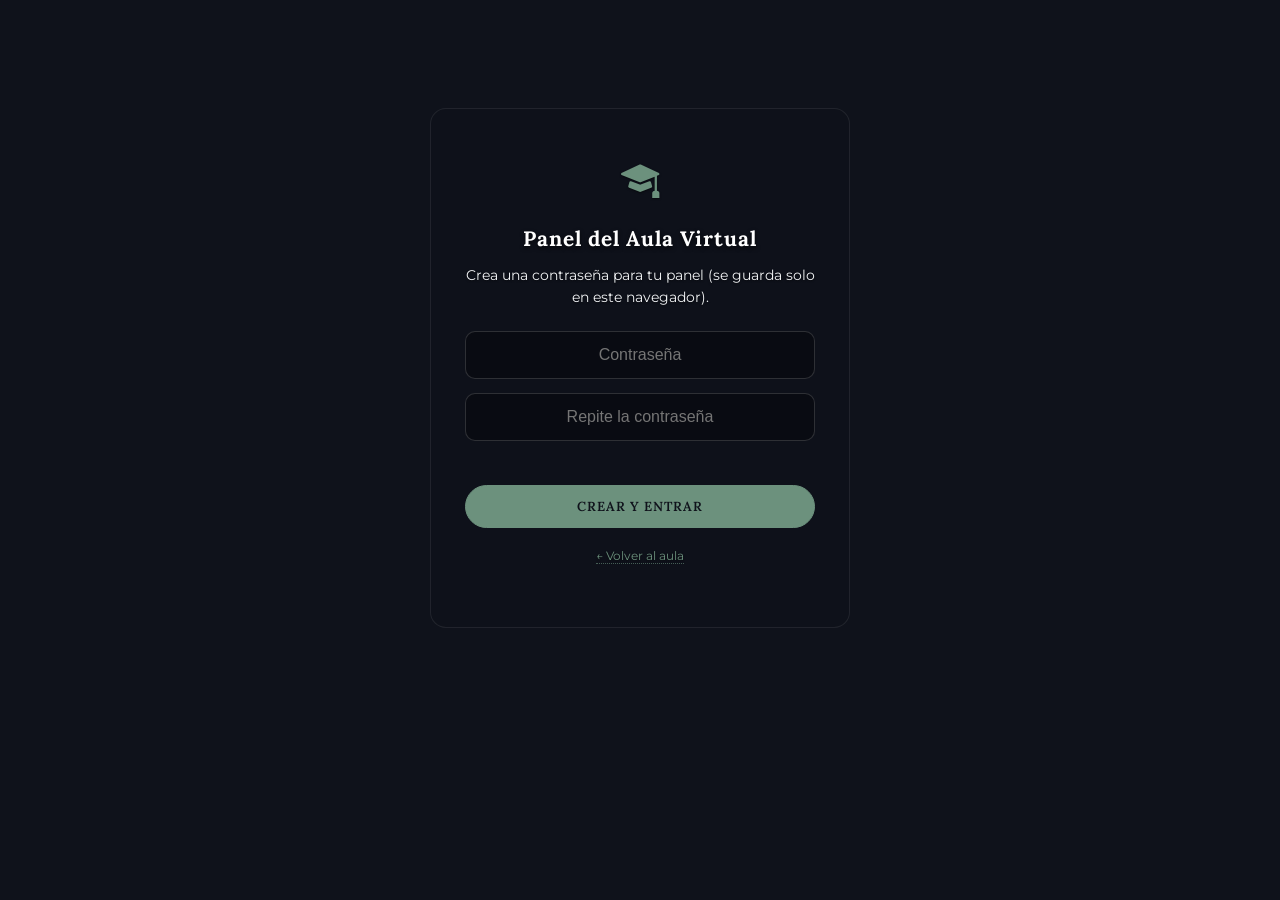
<file: admin.html>
<!DOCTYPE html>
<html lang="es">
<head>
    <meta charset="UTF-8">
    <meta name="viewport" content="width=device-width, initial-scale=1.0">
    <meta name="robots" content="noindex, nofollow">
    <title>Panel del Aula — AUREON</title>

    <link rel="preconnect" href="https://fonts.googleapis.com">
    <link rel="preconnect" href="https://fonts.gstatic.com" crossorigin>
    <link href="https://fonts.googleapis.com/css2?family=Lora:wght@500;700&family=Montserrat:wght@300;400;500;600;700&display=swap" rel="stylesheet">
    <link rel="stylesheet" href="https://cdn.jsdelivr.net/npm/bootstrap-icons@1.11.1/font/bootstrap-icons.css">
    <link rel="stylesheet" href="css/styles.css">
    <link rel="stylesheet" href="css/aula.css">
</head>
<body class="admin-body" data-profile="hui">

    <!-- ===== PANTALLA DE ACCESO ===== -->
    <div id="admin-gate" class="admin-gate">
        <div class="gate-logo"><i class="bi bi-mortarboard-fill"></i></div>
        <h1>Panel del Aula Virtual</h1>
        <p id="gate-text">Ingresa tu contraseña de administrador.</p>
        <input type="password" id="gate-pass" placeholder="Contraseña" autocomplete="current-password">
        <input type="password" id="gate-pass2" placeholder="Repite la contraseña" autocomplete="new-password" style="display:none;">
        <div class="gate-msg" id="gate-msg"></div>
        <button class="btn filled" id="gate-btn" style="width:100%;">Entrar</button>
        <p style="margin-top:18px;font-size:0.75rem;">
            <a href="aula.html" class="muted-link">← Volver al aula</a>
        </p>
    </div>

    <!-- ===== APLICACIÓN ===== -->
    <div id="admin-app" class="admin-wrap" style="display:none;">

        <!-- Barra superior -->
        <div class="admin-topbar">
            <div class="admin-brand"><i class="bi bi-mortarboard-fill"></i> Panel del Aula</div>
            <div class="admin-actions">
                <button class="btn ghost small" id="btn-preview"><i class="bi bi-eye"></i> Vista previa</button>
                <button class="btn ghost small" id="btn-export"><i class="bi bi-download"></i> Exportar</button>
                <button class="btn ghost small" id="btn-import"><i class="bi bi-upload"></i> Importar</button>
                <button class="btn filled small" id="btn-publish"><i class="bi bi-cloud-arrow-up-fill"></i> Publicar</button>
                <button class="btn ghost small" id="btn-logout" title="Salir"><i class="bi bi-box-arrow-right"></i></button>
            </div>
        </div>

        <!-- Pestañas -->
        <div class="admin-tabs">
            <button class="admin-tab active" data-tab="content"><i class="bi bi-collection-play"></i> Contenido</button>
            <button class="admin-tab" data-tab="promotions"><i class="bi bi-megaphone"></i> Banners</button>
            <button class="admin-tab" data-tab="settings"><i class="bi bi-sliders"></i> Ajustes</button>
            <button class="admin-tab" data-tab="connect"><i class="bi bi-github"></i> Conexión</button>
            <button class="admin-tab" data-tab="help"><i class="bi bi-question-circle"></i> Ayuda</button>
        </div>

        <!-- ===== PANE: CONTENIDO ===== -->
        <div class="admin-pane active" id="pane-content">
            <div class="inline-note">
                Organiza el aula en <b>módulos</b>; dentro de cada módulo agregas <b>lecciones</b>
                (YouTube, Drive, PDF o enlace). Marca un módulo como <b>Alumnos</b> para que quede
                protegido con el código. Recuerda pulsar <b>Publicar</b> cuando termines.
            </div>

            <div id="modules-host"></div>

            <div class="admin-actions-row">
                <button class="btn filled" id="btn-add-module"><i class="bi bi-plus-lg"></i> Agregar módulo</button>
            </div>
        </div>

        <!-- ===== PANE: BANNERS (PROMOCIONES + MEMBRESÍA) ===== -->
        <div class="admin-pane" id="pane-promotions">
            <div class="inline-note">
                Administra los <b>banners</b> que aparecen al abrir la página principal.
                El banner de <b>promociones</b> se abre automáticamente al entrar; el de
                <b>membresía</b> se abre con el botón MEMBRESÍA. Ambos se muestran como carrusel.
                En el campo <b>Texto</b> escribe con normalidad: selecciona palabras y usa los
                botones <i class="bi bi-type-bold"></i> <i class="bi bi-type-italic"></i>
                <i class="bi bi-list-ul"></i> para dar formato, sin código.
            </div>

            <h2 style="margin:18px 0 10px;"><i class="bi bi-megaphone"></i> Banner de promociones (arranque)</h2>
            <div id="promotions-host"></div>
            <div class="admin-actions-row">
                <button class="btn filled" id="btn-add-promotion"><i class="bi bi-plus-lg"></i> Agregar diapositiva de promoción</button>
            </div>

            <h2 style="margin:28px 0 10px;"><i class="bi bi-star"></i> Banner de membresía</h2>
            <div id="memberships-host"></div>
            <div class="admin-actions-row">
                <button class="btn filled" id="btn-add-membership"><i class="bi bi-plus-lg"></i> Agregar diapositiva de membresía</button>
            </div>
        </div>

        <!-- ===== PANE: AJUSTES ===== -->
        <div class="admin-pane" id="pane-settings">
            <div class="admin-card">
                <h2><i class="bi bi-card-text"></i> Texto de bienvenida</h2>
                <p class="card-hint">Aparece al inicio del aula, sobre los módulos.</p>
                <div class="field">
                    <label>Bienvenida <span class="field-lang-tag">ES</span></label>
                    <textarea id="set-intro-es"></textarea>
                </div>
                <div class="field">
                    <label>Welcome <span class="field-lang-tag">EN</span></label>
                    <textarea id="set-intro-en"></textarea>
                </div>
            </div>

            <div class="admin-card">
                <h2><i class="bi bi-lock-fill"></i> Contenido para alumnos (premium)</h2>
                <p class="card-hint">
                    El <b>código de alumnos</b> es la clave que compartes con tus alumnos de paga.
                    Con él se <b>cifran</b> los enlaces del contenido protegido: sin el código, nadie
                    puede abrirlos, ni siquiera viendo el archivo del sitio.
                </p>

                <div class="field">
                    <label style="display:flex;align-items:center;gap:8px;cursor:pointer;">
                        <input type="checkbox" id="set-prem-enabled" style="width:auto;">
                        Activar contenido para alumnos
                    </label>
                </div>

                <div class="field">
                    <label>Código de alumnos (clave de acceso)</label>
                    <input type="text" id="set-student-code" placeholder="Ej.: ALUMNO2026" spellcheck="false">
                </div>
                <div class="inline-note warn" id="code-change-warn" style="display:none;">
                    Cambiaste el código. Al publicar, el contenido de alumnos se volverá a cifrar con
                    el código nuevo y los alumnos deberán usar el nuevo código.
                </div>

                <div class="field-row">
                    <div class="field">
                        <label>Pista para el alumno <span class="field-lang-tag">ES</span></label>
                        <input type="text" id="set-hint-es" placeholder="Ej.: Si no tienes tu código, escríbenos por WhatsApp.">
                    </div>
                    <div class="field">
                        <label>Hint <span class="field-lang-tag">EN</span></label>
                        <input type="text" id="set-hint-en">
                    </div>
                </div>

                <div class="admin-actions-row">
                    <button class="btn ghost small" id="btn-load-premium">
                        <i class="bi bi-unlock"></i> Cargar contenido de alumnos para editar
                    </button>
                </div>
            </div>
        </div>

        <!-- ===== PANE: CONEXIÓN ===== -->
        <div class="admin-pane" id="pane-connect">
            <div class="admin-card">
                <h2><i class="bi bi-magic"></i> Configuración rápida</h2>
                <p class="card-hint">
                    ¿Te compartieron un <b>código de configuración</b>? Pégalo aquí y pulsa
                    <b>Activar</b>. Con eso el botón <b>Publicar</b> queda listo — no necesitas
                    llenar nada más.
                </p>
                <div class="field">
                    <label>Código de configuración</label>
                    <textarea id="cfg-code" placeholder="Pega aquí el código que te compartieron (empieza con ZNQG1.)" spellcheck="false" style="min-height:70px;"></textarea>
                </div>
                <div class="admin-actions-row">
                    <button class="btn filled small" id="btn-apply-cfg"><i class="bi bi-check2-circle"></i> Activar configuración</button>
                    <button class="btn ghost small" id="btn-gen-cfg" title="Genera un código con los datos de abajo para compartirlo"><i class="bi bi-clipboard-plus"></i> Generar código para compartir</button>
                </div>
                <div class="code-msg" id="cfg-msg" style="margin-top:12px;"></div>
            </div>

            <div class="admin-card">
                <h2><i class="bi bi-github"></i> Publicación en GitHub Pages (avanzado)</h2>
                <p class="card-hint">
                    Estos datos permiten que el botón <b>Publicar</b> guarde los cambios directamente
                    en tu sitio. Se guardan solo en <b>este navegador</b> (no se suben al sitio).
                    Consulta la pestaña <b>Ayuda</b> para crear el token paso a paso.
                </p>
                <div class="field-row">
                    <div class="field">
                        <label>Usuario u organización de GitHub</label>
                        <input type="text" id="gh-owner" placeholder="Ej.: mi-usuario" spellcheck="false">
                    </div>
                    <div class="field">
                        <label>Repositorio</label>
                        <input type="text" id="gh-repo" placeholder="Ej.: indira-web" spellcheck="false">
                    </div>
                </div>
                <div class="field-row">
                    <div class="field">
                        <label>Rama</label>
                        <input type="text" id="gh-branch" placeholder="main" spellcheck="false">
                    </div>
                    <div class="field">
                        <label>Ruta del archivo</label>
                        <input type="text" id="gh-path" placeholder="data/lecciones.json" spellcheck="false">
                    </div>
                </div>
                <div class="field">
                    <label>Token de acceso (fine-grained, solo este repositorio)</label>
                    <input type="password" id="gh-token" placeholder="github_pat_..." autocomplete="off" spellcheck="false">
                </div>
                <div class="admin-actions-row">
                    <button class="btn filled small" id="btn-save-conn"><i class="bi bi-save"></i> Guardar</button>
                    <button class="btn ghost small" id="btn-test-conn"><i class="bi bi-plug"></i> Probar conexión</button>
                </div>
                <div class="code-msg" id="conn-msg" style="margin-top:12px;"></div>
            </div>

            <div class="admin-card">
                <h2><i class="bi bi-shield-lock"></i> Contraseña del panel</h2>
                <p class="card-hint">Cambia la contraseña para entrar a este panel (solo en este navegador).</p>
                <div class="field-row">
                    <div class="field">
                        <label>Contraseña actual</label>
                        <input type="password" id="pw-current" autocomplete="off">
                    </div>
                    <div class="field">
                        <label>Nueva contraseña</label>
                        <input type="password" id="pw-new" autocomplete="off">
                    </div>
                </div>
                <div class="admin-actions-row">
                    <button class="btn ghost small" id="btn-change-pw"><i class="bi bi-key"></i> Cambiar contraseña</button>
                </div>
                <div class="code-msg" id="pw-msg" style="margin-top:10px;"></div>
            </div>
        </div>

        <!-- ===== PANE: AYUDA ===== -->
        <div class="admin-pane" id="pane-help">
            <div class="admin-card" id="help-host"></div>
        </div>

    </div>

    <!-- Toast -->
    <div class="admin-toast" id="toast"></div>
    <!-- Input oculto para importar -->
    <input type="file" id="import-file" accept="application/json,.json" style="display:none;">

    <script src="js/aula-data.js"></script>
    <script src="js/admin.js"></script>
</body>
</html>
</file>
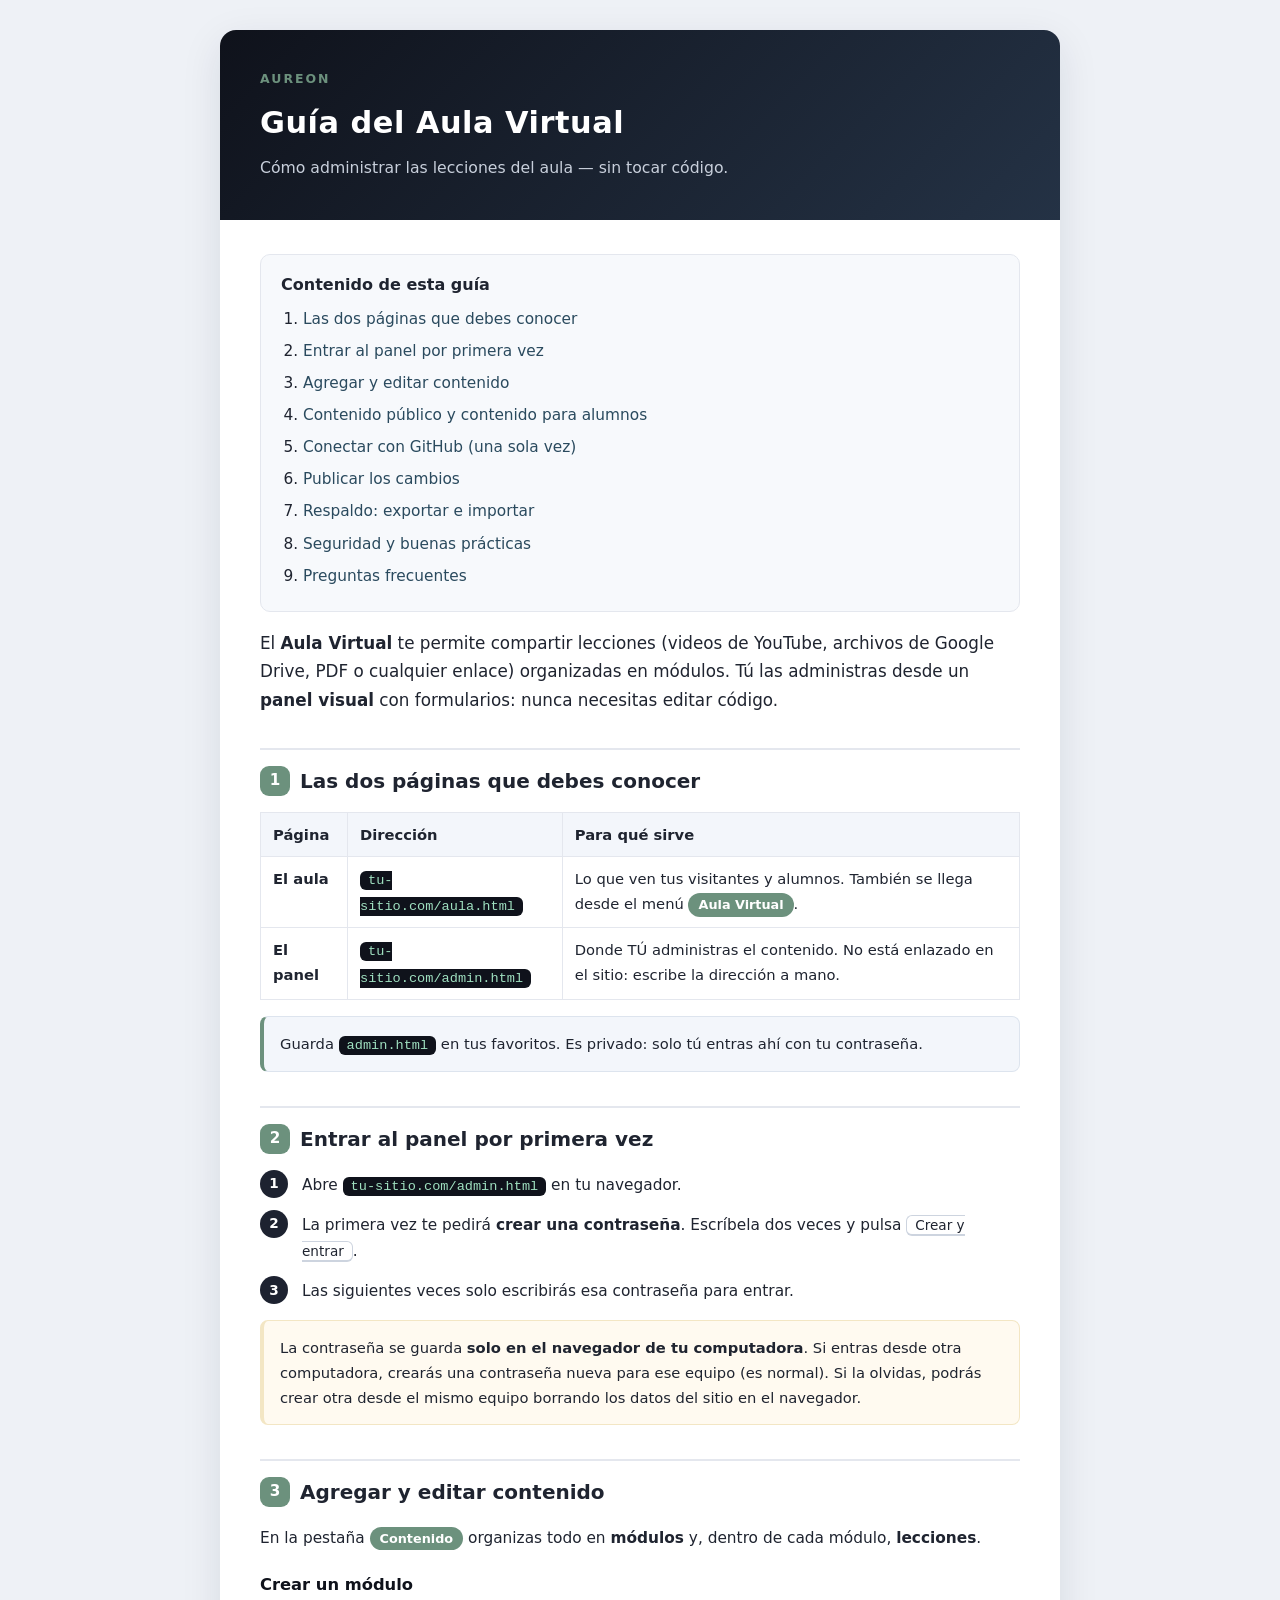
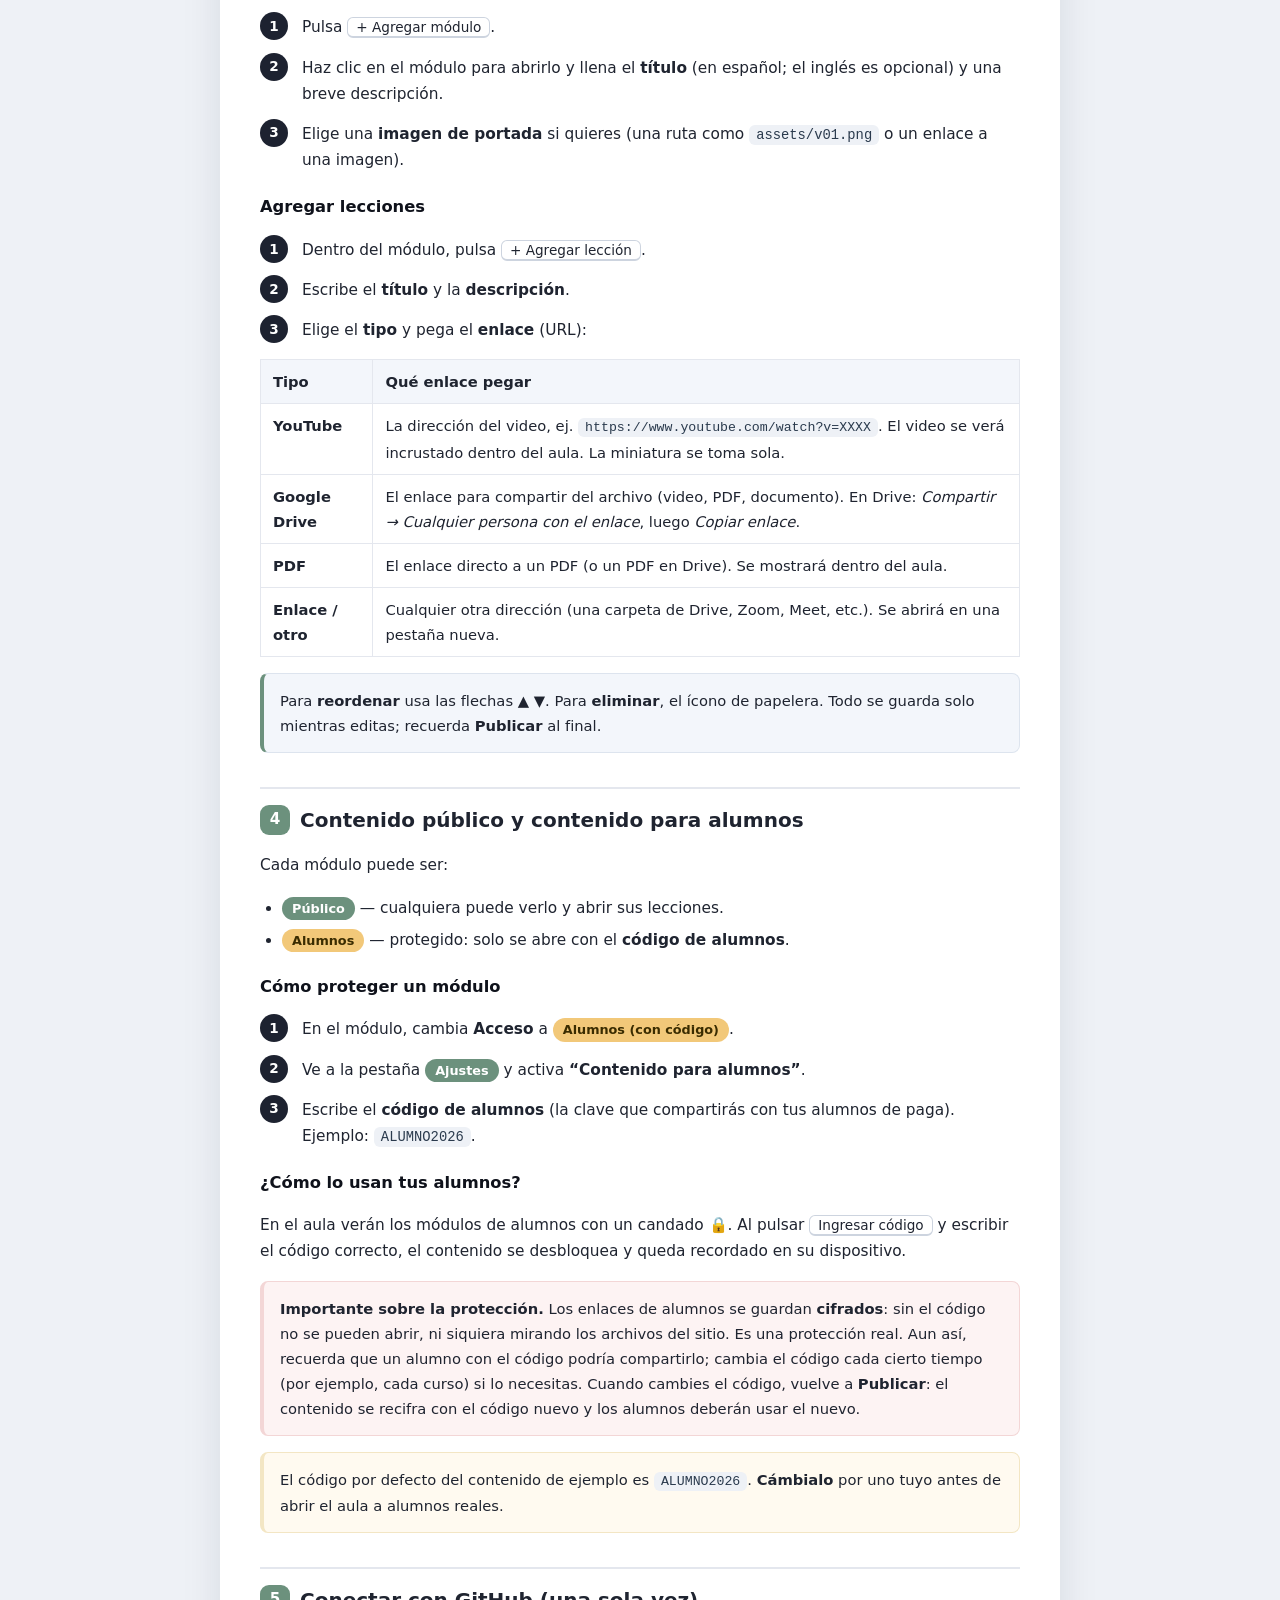
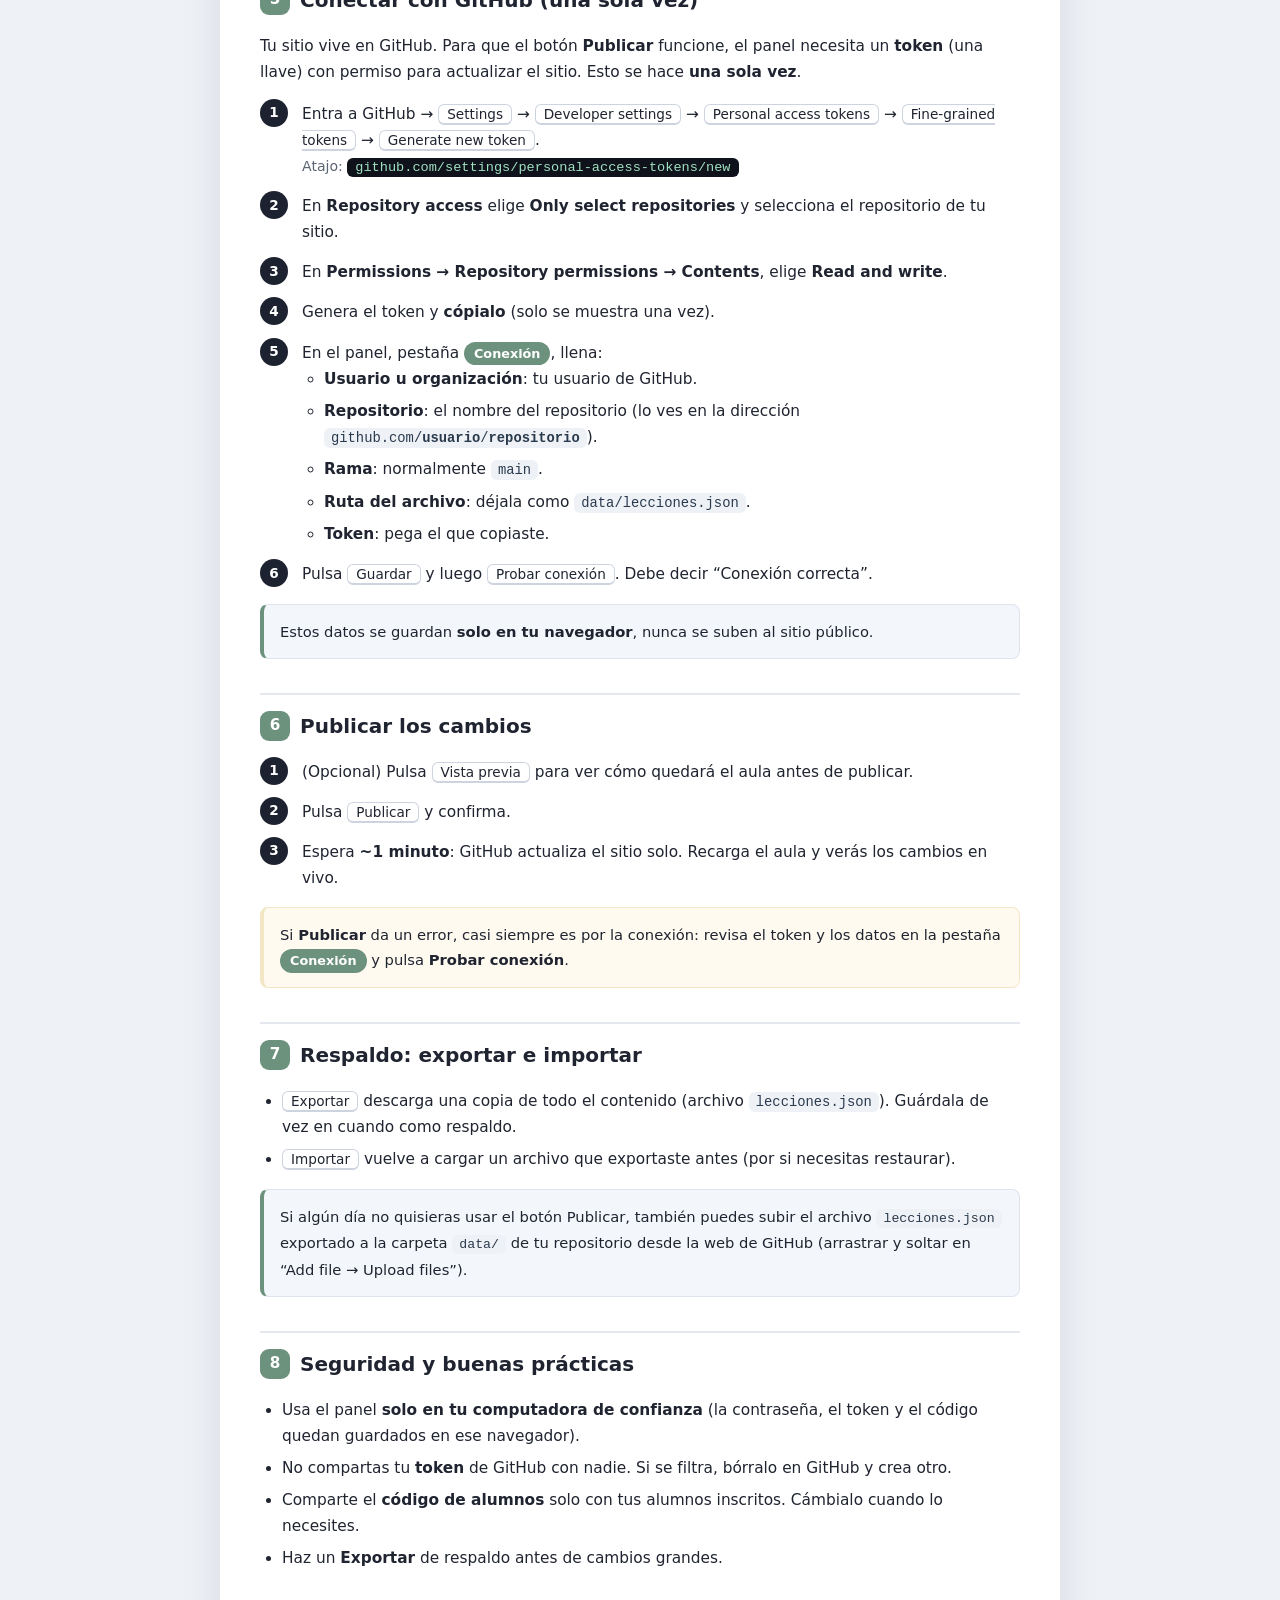
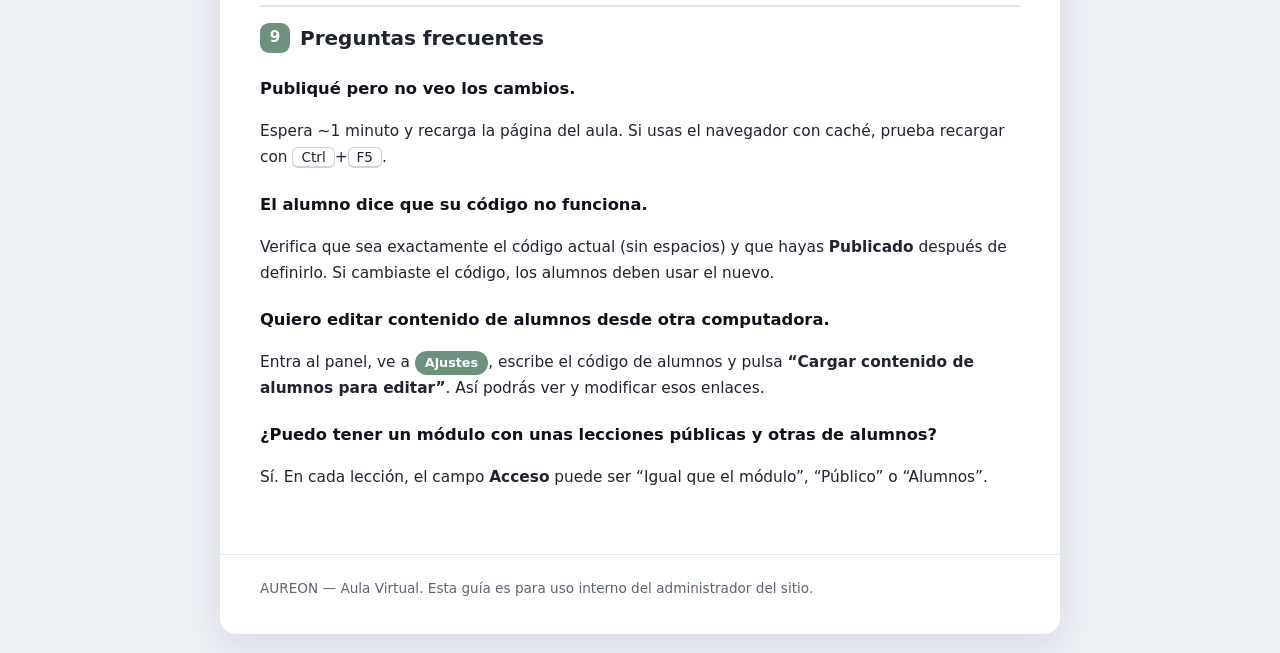
<file: GUIA-AULA-VIRTUAL.html>
<!DOCTYPE html>
<html lang="es">
<head>
<meta charset="UTF-8">
<meta name="viewport" content="width=device-width, initial-scale=1.0">
<title>Guía del Aula Virtual — AUREON</title>
<style>
  :root{
    --bg:#0F121B; --card:#171b27; --ink:#1d2230; --accent:#6c917d; --gold:#f2c879;
    --text:#1f2430; --muted:#5b6472; --line:#e4e7ee;
  }
  *{box-sizing:border-box;}
  body{
    margin:0; background:#eef1f6; color:var(--text);
    font-family:'Segoe UI',system-ui,-apple-system,Roboto,Arial,sans-serif;
    line-height:1.7; padding:30px 16px;
  }
  .wrap{max-width:840px; margin:0 auto; background:#fff; border-radius:16px;
    box-shadow:0 12px 40px rgba(20,30,60,.10); overflow:hidden;}
  header{background:linear-gradient(135deg,#0F121B,#243245); color:#fff; padding:38px 40px;}
  header .kick{color:var(--accent); letter-spacing:2px; text-transform:uppercase; font-size:.78rem; font-weight:700;}
  header h1{margin:8px 0 6px; font-size:1.9rem; letter-spacing:.5px;}
  header p{margin:0; color:#c8cfdb; font-size:.98rem;}
  .body{padding:34px 40px 48px;}
  h2{font-size:1.25rem; margin:34px 0 10px; padding-top:14px; border-top:2px solid var(--line);
    display:flex; align-items:center; gap:10px;}
  h2 .n{background:var(--accent); color:#fff; width:30px; height:30px; border-radius:9px;
    display:inline-flex; align-items:center; justify-content:center; font-size:.95rem; flex-shrink:0;}
  h3{font-size:1.02rem; margin:20px 0 6px; color:#0F121B;}
  p,li{font-size:.96rem;}
  code{background:#eef1f6; padding:2px 7px; border-radius:6px; font-family:Consolas,monospace; font-size:.9em; color:#2a3a4d;}
  .pill{display:inline-block; background:var(--accent); color:#fff; padding:1px 10px; border-radius:20px; font-size:.8rem; font-weight:600;}
  .pill.gold{background:var(--gold); color:#3a2c00;}
  ul,ol{padding-left:22px;} li{margin-bottom:6px;}
  .note{background:#f3f6fb; border:1px solid #dde4ee; border-left:4px solid var(--accent);
    padding:14px 16px; border-radius:8px; margin:16px 0; font-size:.92rem;}
  .note.warn{border-left-color:var(--gold); background:#fffaf0; border-color:#f3e6c4;}
  .note.danger{border-left-color:#d9534f; background:#fdf3f3; border-color:#f3d6d6;}
  .steps{counter-reset:s; list-style:none; padding-left:0;}
  .steps>li{position:relative; padding-left:42px; margin-bottom:14px;}
  .steps>li::before{counter-increment:s; content:counter(s); position:absolute; left:0; top:-2px;
    width:28px; height:28px; background:var(--ink); color:#fff; border-radius:50%;
    display:flex; align-items:center; justify-content:center; font-size:.85rem; font-weight:700;}
  table{width:100%; border-collapse:collapse; margin:14px 0; font-size:.92rem;}
  th,td{border:1px solid var(--line); padding:9px 12px; text-align:left; vertical-align:top;}
  th{background:#f3f6fb;}
  .tag{font-family:Consolas,monospace; font-size:.85rem; background:#0F121B; color:#9fe0c0; padding:2px 8px; border-radius:6px;}
  .toc{background:#f7f9fc; border:1px solid var(--line); border-radius:10px; padding:16px 20px; margin-bottom:10px;}
  .toc a{color:#2a4a5e; text-decoration:none;} .toc a:hover{text-decoration:underline;}
  .big{font-size:1.05rem;}
  .kbd{background:#fff; border:1px solid #cdd4df; border-bottom-width:2px; border-radius:6px; padding:1px 8px; font-size:.85rem;}
  footer{padding:22px 40px 34px; color:var(--muted); font-size:.85rem; border-top:1px solid var(--line);}
</style>
</head>
<body>
<div class="wrap">
  <header>
    <div class="kick">AUREON</div>
    <h1>Guía del Aula Virtual</h1>
    <p>Cómo administrar las lecciones del aula — sin tocar código.</p>
  </header>

  <div class="body">

    <div class="toc">
      <strong>Contenido de esta guía</strong>
      <ol style="margin:8px 0 0;">
        <li><a href="#a1">Las dos páginas que debes conocer</a></li>
        <li><a href="#a2">Entrar al panel por primera vez</a></li>
        <li><a href="#a3">Agregar y editar contenido</a></li>
        <li><a href="#a4">Contenido público y contenido para alumnos</a></li>
        <li><a href="#a5">Conectar con GitHub (una sola vez)</a></li>
        <li><a href="#a6">Publicar los cambios</a></li>
        <li><a href="#a7">Respaldo: exportar e importar</a></li>
        <li><a href="#a8">Seguridad y buenas prácticas</a></li>
        <li><a href="#a9">Preguntas frecuentes</a></li>
      </ol>
    </div>

    <p class="big">El <strong>Aula Virtual</strong> te permite compartir lecciones (videos de YouTube,
    archivos de Google Drive, PDF o cualquier enlace) organizadas en módulos. Tú las administras desde
    un <strong>panel visual</strong> con formularios: nunca necesitas editar código.</p>

    <h2 id="a1"><span class="n">1</span> Las dos páginas que debes conocer</h2>
    <table>
      <tr><th>Página</th><th>Dirección</th><th>Para qué sirve</th></tr>
      <tr>
        <td><strong>El aula</strong></td>
        <td><span class="tag">tu-sitio.com/aula.html</span></td>
        <td>Lo que ven tus visitantes y alumnos. También se llega desde el menú <span class="pill">Aula Virtual</span>.</td>
      </tr>
      <tr>
        <td><strong>El panel</strong></td>
        <td><span class="tag">tu-sitio.com/admin.html</span></td>
        <td>Donde TÚ administras el contenido. No está enlazado en el sitio: escribe la dirección a mano.</td>
      </tr>
    </table>
    <div class="note">Guarda <span class="tag">admin.html</span> en tus favoritos. Es privado: solo tú entras ahí con tu contraseña.</div>

    <h2 id="a2"><span class="n">2</span> Entrar al panel por primera vez</h2>
    <ol class="steps">
      <li>Abre <span class="tag">tu-sitio.com/admin.html</span> en tu navegador.</li>
      <li>La primera vez te pedirá <strong>crear una contraseña</strong>. Escríbela dos veces y pulsa <span class="kbd">Crear y entrar</span>.</li>
      <li>Las siguientes veces solo escribirás esa contraseña para entrar.</li>
    </ol>
    <div class="note warn">La contraseña se guarda <strong>solo en el navegador de tu computadora</strong>. Si entras desde otra computadora, crearás una contraseña nueva para ese equipo (es normal). Si la olvidas, podrás crear otra desde el mismo equipo borrando los datos del sitio en el navegador.</div>

    <h2 id="a3"><span class="n">3</span> Agregar y editar contenido</h2>
    <p>En la pestaña <span class="pill">Contenido</span> organizas todo en <strong>módulos</strong> y, dentro de cada módulo, <strong>lecciones</strong>.</p>

    <h3>Crear un módulo</h3>
    <ol class="steps">
      <li>Pulsa <span class="kbd">+ Agregar módulo</span>.</li>
      <li>Haz clic en el módulo para abrirlo y llena el <strong>título</strong> (en español; el inglés es opcional) y una breve descripción.</li>
      <li>Elige una <strong>imagen de portada</strong> si quieres (una ruta como <code>assets/v01.png</code> o un enlace a una imagen).</li>
    </ol>

    <h3>Agregar lecciones</h3>
    <ol class="steps">
      <li>Dentro del módulo, pulsa <span class="kbd">+ Agregar lección</span>.</li>
      <li>Escribe el <strong>título</strong> y la <strong>descripción</strong>.</li>
      <li>Elige el <strong>tipo</strong> y pega el <strong>enlace</strong> (URL):</li>
    </ol>
    <table>
      <tr><th>Tipo</th><th>Qué enlace pegar</th></tr>
      <tr><td><strong>YouTube</strong></td><td>La dirección del video, ej. <code>https://www.youtube.com/watch?v=XXXX</code>. El video se verá incrustado dentro del aula. La miniatura se toma sola.</td></tr>
      <tr><td><strong>Google Drive</strong></td><td>El enlace para compartir del archivo (video, PDF, documento). En Drive: <em>Compartir → Cualquier persona con el enlace</em>, luego <em>Copiar enlace</em>.</td></tr>
      <tr><td><strong>PDF</strong></td><td>El enlace directo a un PDF (o un PDF en Drive). Se mostrará dentro del aula.</td></tr>
      <tr><td><strong>Enlace / otro</strong></td><td>Cualquier otra dirección (una carpeta de Drive, Zoom, Meet, etc.). Se abrirá en una pestaña nueva.</td></tr>
    </table>
    <div class="note">Para <strong>reordenar</strong> usa las flechas ▲ ▼. Para <strong>eliminar</strong>, el ícono de papelera. Todo se guarda solo mientras editas; recuerda <strong>Publicar</strong> al final.</div>

    <h2 id="a4"><span class="n">4</span> Contenido público y contenido para alumnos</h2>
    <p>Cada módulo puede ser:</p>
    <ul>
      <li><span class="pill">Público</span> — cualquiera puede verlo y abrir sus lecciones.</li>
      <li><span class="pill gold">Alumnos</span> — protegido: solo se abre con el <strong>código de alumnos</strong>.</li>
    </ul>

    <h3>Cómo proteger un módulo</h3>
    <ol class="steps">
      <li>En el módulo, cambia <strong>Acceso</strong> a <span class="pill gold">Alumnos (con código)</span>.</li>
      <li>Ve a la pestaña <span class="pill">Ajustes</span> y activa <strong>“Contenido para alumnos”</strong>.</li>
      <li>Escribe el <strong>código de alumnos</strong> (la clave que compartirás con tus alumnos de paga). Ejemplo: <code>ALUMNO2026</code>.</li>
    </ol>

    <h3>¿Cómo lo usan tus alumnos?</h3>
    <p>En el aula verán los módulos de alumnos con un candado 🔒. Al pulsar <span class="kbd">Ingresar código</span> y escribir el código correcto, el contenido se desbloquea y queda recordado en su dispositivo.</p>

    <div class="note danger"><strong>Importante sobre la protección.</strong> Los enlaces de alumnos se guardan <strong>cifrados</strong>: sin el código no se pueden abrir, ni siquiera mirando los archivos del sitio. Es una protección real. Aun así, recuerda que un alumno con el código podría compartirlo; cambia el código cada cierto tiempo (por ejemplo, cada curso) si lo necesitas. Cuando cambies el código, vuelve a <strong>Publicar</strong>: el contenido se recifra con el código nuevo y los alumnos deberán usar el nuevo.</div>

    <div class="note warn">El código por defecto del contenido de ejemplo es <code>ALUMNO2026</code>. <strong>Cámbialo</strong> por uno tuyo antes de abrir el aula a alumnos reales.</div>

    <h2 id="a5"><span class="n">5</span> Conectar con GitHub (una sola vez)</h2>
    <p>Tu sitio vive en GitHub. Para que el botón <strong>Publicar</strong> funcione, el panel necesita un <strong>token</strong> (una llave) con permiso para actualizar el sitio. Esto se hace <strong>una sola vez</strong>.</p>
    <ol class="steps">
      <li>Entra a GitHub → <span class="kbd">Settings</span> → <span class="kbd">Developer settings</span> → <span class="kbd">Personal access tokens</span> → <span class="kbd">Fine-grained tokens</span> → <span class="kbd">Generate new token</span>.<br><span style="color:#5b6472;font-size:.88rem;">Atajo: <span class="tag">github.com/settings/personal-access-tokens/new</span></span></li>
      <li>En <strong>Repository access</strong> elige <strong>Only select repositories</strong> y selecciona el repositorio de tu sitio.</li>
      <li>En <strong>Permissions → Repository permissions → Contents</strong>, elige <strong>Read and write</strong>.</li>
      <li>Genera el token y <strong>cópialo</strong> (solo se muestra una vez).</li>
      <li>En el panel, pestaña <span class="pill">Conexión</span>, llena:
        <ul>
          <li><strong>Usuario u organización</strong>: tu usuario de GitHub.</li>
          <li><strong>Repositorio</strong>: el nombre del repositorio (lo ves en la dirección <code>github.com/<b>usuario</b>/<b>repositorio</b></code>).</li>
          <li><strong>Rama</strong>: normalmente <code>main</code>.</li>
          <li><strong>Ruta del archivo</strong>: déjala como <code>data/lecciones.json</code>.</li>
          <li><strong>Token</strong>: pega el que copiaste.</li>
        </ul>
      </li>
      <li>Pulsa <span class="kbd">Guardar</span> y luego <span class="kbd">Probar conexión</span>. Debe decir “Conexión correcta”.</li>
    </ol>
    <div class="note">Estos datos se guardan <strong>solo en tu navegador</strong>, nunca se suben al sitio público.</div>

    <h2 id="a6"><span class="n">6</span> Publicar los cambios</h2>
    <ol class="steps">
      <li>(Opcional) Pulsa <span class="kbd">Vista previa</span> para ver cómo quedará el aula antes de publicar.</li>
      <li>Pulsa <span class="kbd">Publicar</span> y confirma.</li>
      <li>Espera <strong>~1 minuto</strong>: GitHub actualiza el sitio solo. Recarga el aula y verás los cambios en vivo.</li>
    </ol>
    <div class="note warn">Si <strong>Publicar</strong> da un error, casi siempre es por la conexión: revisa el token y los datos en la pestaña <span class="pill">Conexión</span> y pulsa <strong>Probar conexión</strong>.</div>

    <h2 id="a7"><span class="n">7</span> Respaldo: exportar e importar</h2>
    <ul>
      <li><span class="kbd">Exportar</span> descarga una copia de todo el contenido (archivo <code>lecciones.json</code>). Guárdala de vez en cuando como respaldo.</li>
      <li><span class="kbd">Importar</span> vuelve a cargar un archivo que exportaste antes (por si necesitas restaurar).</li>
    </ul>
    <div class="note">Si algún día no quisieras usar el botón Publicar, también puedes subir el archivo <code>lecciones.json</code> exportado a la carpeta <code>data/</code> de tu repositorio desde la web de GitHub (arrastrar y soltar en “Add file → Upload files”).</div>

    <h2 id="a8"><span class="n">8</span> Seguridad y buenas prácticas</h2>
    <ul>
      <li>Usa el panel <strong>solo en tu computadora de confianza</strong> (la contraseña, el token y el código quedan guardados en ese navegador).</li>
      <li>No compartas tu <strong>token</strong> de GitHub con nadie. Si se filtra, bórralo en GitHub y crea otro.</li>
      <li>Comparte el <strong>código de alumnos</strong> solo con tus alumnos inscritos. Cámbialo cuando lo necesites.</li>
      <li>Haz un <strong>Exportar</strong> de respaldo antes de cambios grandes.</li>
    </ul>

    <h2 id="a9"><span class="n">9</span> Preguntas frecuentes</h2>
    <h3>Publiqué pero no veo los cambios.</h3>
    <p>Espera ~1 minuto y recarga la página del aula. Si usas el navegador con caché, prueba recargar con <span class="kbd">Ctrl</span>+<span class="kbd">F5</span>.</p>
    <h3>El alumno dice que su código no funciona.</h3>
    <p>Verifica que sea exactamente el código actual (sin espacios) y que hayas <strong>Publicado</strong> después de definirlo. Si cambiaste el código, los alumnos deben usar el nuevo.</p>
    <h3>Quiero editar contenido de alumnos desde otra computadora.</h3>
    <p>Entra al panel, ve a <span class="pill">Ajustes</span>, escribe el código de alumnos y pulsa <strong>“Cargar contenido de alumnos para editar”</strong>. Así podrás ver y modificar esos enlaces.</p>
    <h3>¿Puedo tener un módulo con unas lecciones públicas y otras de alumnos?</h3>
    <p>Sí. En cada lección, el campo <strong>Acceso</strong> puede ser “Igual que el módulo”, “Público” o “Alumnos”.</p>

  </div>

  <footer>
    AUREON — Aula Virtual. Esta guía es para uso interno del administrador del sitio.
  </footer>
</div>
</body>
</html>
</file>
<file: css/styles.css>
/* ============================================================
   ZHINENG QIGONG — Complete Design System
   Multi-profile dark theme with glassmorphism
   ============================================================ */

/* ------------------------------------------------------------
   1. CSS VARIABLES
   ------------------------------------------------------------ */

:root {
  /* Core palette */
  --bg-color: #0F121B;
  --text-color: #FFFFFF;
  --secondary-text: #f1f3f5;
  --accent-color: #00E5FF;

  /* Glassmorphism */
  --glass-bg: rgba(15, 18, 27, 0.7);
  --glass-border: rgba(255, 255, 255, 0.08);

  /* Shared tokens */
  --radius: 12px;
  --transition: all 0.4s cubic-bezier(0.25, 0.46, 0.45, 0.94);

  /* Typography defaults */
  --font-heading: 'Montserrat', sans-serif;
  --font-body: 'Montserrat', sans-serif;
}

/* Profile-specific accent & typography overrides */
body[data-profile='aureon'] {
  --accent-color: #D4A574;   /* golden */
  --font-heading: 'Cinzel', serif;
  --font-body: 'Plus Jakarta Sans', sans-serif;
}

body[data-profile='hui'] {
  --accent-color: #6c917d;   /* jade green */
  --font-heading: 'Lora', serif;
  --font-body: 'Montserrat', sans-serif;
}

body[data-profile='indira-y-hui'] {
  --accent-color: #9B7FBF;   /* amethyst */
  --font-heading: 'Space Grotesk', sans-serif;
  --font-body: 'DM Sans', sans-serif;
}

/* ------------------------------------------------------------
   2. RESET & BASE
   ------------------------------------------------------------ */

*,
*::before,
*::after {
  box-sizing: border-box;
  margin: 0;
  padding: 0;
}

html {
  scroll-behavior: smooth;
  overflow-x: hidden;
}

body {
  font-family: var(--font-body);
  font-style: normal;
  background-color: var(--bg-color);
  color: var(--text-color);
  overflow-x: hidden;
  line-height: 1.6;
  -webkit-font-smoothing: antialiased;
  -moz-osx-font-smoothing: grayscale;
  text-shadow: 0 1px 2px rgba(0, 0, 0, 0.5);
}

/* Heading and branding fonts (enforcing no italics) */
h1, h2, h3, h4, h5, h6,
.logo-text,
.nav-links a,
.profile-btn,
.cta-button,
.video-card-title,
.section-title,
.form-group label,
.form-submit-btn,
.lang-toggle-option {
  font-family: var(--font-heading);
  font-style: normal;
}

h1, h2, h3, h4, h5, h6,
.logo-text,
.section-title,
.video-card-title {
  text-shadow: 0 2px 4px rgba(0, 0, 0, 0.7);
}

::selection {
  background-color: var(--accent-color);
  color: var(--bg-color);
}

img {
  max-width: 100%;
  display: block;
}

a {
  color: inherit;
}

ul, ol {
  list-style: none;
}

/* ------------------------------------------------------------
   3. BACKGROUND SLIDESHOW & CANVAS
   ------------------------------------------------------------ */

.bg-slideshow {
  position: fixed;
  top: 0;
  left: 0;
  width: 100%;
  height: 100%;
  z-index: -2;
  overflow: hidden;
}

.bg-slideshow img {
  position: absolute;
  top: 0;
  left: 0;
  width: 100%;
  height: 100%;
  object-fit: cover;
  opacity: 0;
  transition: opacity 2s ease-in-out;
  filter: brightness(0.3);
  will-change: transform, opacity;
  animation: kenBurns 12s ease-in-out infinite alternate;
}

.bg-slideshow img.active {
  opacity: 1;
}

#canvas-container {
  position: fixed;
  top: 0;
  left: 0;
  width: 100%;
  height: 100%;
  z-index: -1;
  pointer-events: none;
  background: rgba(15, 18, 27, 0.45);
}

/* ------------------------------------------------------------
   4. LAYOUT
   ------------------------------------------------------------ */

.container {
  width: 90%;
  max-width: 1200px;
  margin: 0 auto;
  position: relative;
  z-index: 2;
}

.section {
  padding: 100px 0;
  position: relative;
}

.section-title {
  font-size: 2.5rem;
  text-align: center;
  margin-bottom: 15px;
  letter-spacing: 2px;
  font-weight: 700;
  text-transform: uppercase;
}

.section-subtitle {
  color: var(--secondary-text);
  text-align: center;
  max-width: 600px;
  margin: 0 auto 60px;
  font-size: 1.1rem;
  line-height: 1.8;
  text-shadow: 0 1px 2px rgba(0, 0, 0, 0.6);
}

/* ------------------------------------------------------------
   5. HEADER / NAVIGATION — 3 centered rows
   ------------------------------------------------------------ */

.main-header {
  position: fixed;
  top: 0;
  left: 0;
  width: 100%;
  z-index: 1000;
  padding: 0;
  transition: background-color 0.4s;
  backdrop-filter: blur(20px);
  -webkit-backdrop-filter: blur(20px);
  overflow-x: hidden;
}

.main-header.scrolled {
  background: rgba(15, 18, 27, 0.95);
}

.header-inner {
  display: flex;
  flex-direction: column;
  align-items: center;
  padding: 12px 5%;
  max-width: 1400px;
  width: 100%;
  margin: 0 auto;
  position: relative;
  gap: 6px;
  box-sizing: border-box;
}

/* Generic centered row */
.header-row {
  display: flex;
  justify-content: center;
  width: 100%;
}

/* Desktop nav links — centered */
.nav-links {
  display: flex;
  gap: 30px;
  align-items: center;
  justify-content: center;
}

.nav-links a {
  color: #ffffff;
  text-decoration: none;
  font-size: 0.85rem;
  letter-spacing: 1.5px;
  text-transform: uppercase;
  font-weight: 500;
  transition: color 0.3s;
  position: relative;
  text-shadow: 0 1px 2px rgba(0, 0, 0, 0.6);
}

.nav-links a::after {
  content: '';
  position: absolute;
  bottom: -5px;
  left: 0;
  width: 0;
  height: 2px;
  background: var(--accent-color);
  transition: width 0.3s;
}

.nav-links a:hover::after,
.nav-links a.active::after {
  width: 100%;
}

.nav-links a:hover {
  color: #fff;
}

/* Hamburger — removed, no longer used */
.menu-toggle {
  display: none;
}



/* ------------------------------------------------------------
   6. PROFILE SWITCHER
   ------------------------------------------------------------ */

.profile-switcher {
  display: flex;
  gap: 4px;
  background: rgba(255, 255, 255, 0.05);
  border-radius: 25px;
  padding: 3px;
  flex-wrap: wrap;
  justify-content: center;
}

.profile-btn {
  background: none;
  border: none;
  color: #ffffff;
  padding: 8px 18px;
  border-radius: 22px;
  cursor: pointer;
  font-family: inherit;
  font-size: 0.75rem;
  letter-spacing: 1px;
  text-transform: uppercase;
  font-weight: 600;
  transition: all 0.3s;
}

.profile-btn.active {
  background: var(--accent-color);
  color: var(--bg-color);
}

.profile-btn:hover:not(.active) {
  color: #fff;
  background: rgba(255, 255, 255, 0.1);
}

/* ------------------------------------------------------------
   7. LANGUAGE SWITCHER
   ------------------------------------------------------------ */

/* Lang toggle styles now in §LANGUAGE TOGGLE SWITCH at end of file */

/* ------------------------------------------------------------
   8. (Mobile menu removed — nav always visible)
   ------------------------------------------------------------ */



.hero {
  min-height: 100vh;
  min-height: 100dvh;
  display: flex;
  align-items: center;
  justify-content: center;
  text-align: center;
  padding-top: 100px;
}

.hero-content {
  max-width: 700px;
  margin: 0 auto;
}

.hero-content h1 {
  font-size: 3.5rem;
  font-weight: 700;
  line-height: 1.15;
  letter-spacing: 3px;
  margin-bottom: 25px;
  text-transform: uppercase;
  text-shadow: 0 2px 15px rgba(0, 0, 0, 0.95);
}

.hero-content h1 span.accent {
  color: var(--accent-color);
}

.hero-content p {
  font-size: 1.2rem;
  color: #FFFFFF; /* High contrast pure white */
  font-weight: 500; /* Prevent invisible thin fonts */
  line-height: 1.7;
  margin-bottom: 45px;
  max-width: 500px;
  margin-left: auto;
  margin-right: auto;
  text-shadow: 0 2px 10px rgba(0, 0, 0, 0.95);
}

.hero-badge {
  display: inline-block;
  border: 1px solid var(--accent-color);
  color: var(--accent-color);
  background: rgba(15, 18, 27, 0.4);
  padding: 6px 18px;
  border-radius: 20px;
  font-size: 0.7rem;
  letter-spacing: 2px;
  text-transform: uppercase;
  margin-bottom: 30px;
  font-weight: 600;
  text-shadow: 0 1px 3px rgba(0, 0, 0, 0.5);
}

/* ------------------------------------------------------------
   10. CTA BUTTONS
   ------------------------------------------------------------ */

.cta-button {
  display: inline-block;
  border: 1px solid var(--accent-color);
  padding: 15px 40px;
  color: #ffffff;
  text-decoration: none;
  font-weight: 600;
  letter-spacing: 1.5px;
  text-transform: uppercase;
  font-size: 0.85rem;
  border-radius: 30px;
  transition: all 0.4s;
  position: relative;
  overflow: hidden;
  cursor: pointer;
  font-family: inherit;
  background: none;
  text-shadow: 0 1px 4px rgba(0, 0, 0, 0.8);
}

.cta-button::before {
  content: '';
  position: absolute;
  top: 0;
  left: -100%;
  width: 100%;
  height: 100%;
  background: var(--accent-color);
  transition: left 0.4s;
  z-index: -1;
}

.cta-button:hover::before {
  left: 0;
}

.cta-button,
.cta-button:link,
.cta-button:visited {
  color: #ffffff;
  text-decoration: none;
}

.cta-button:hover,
.cta-button:active {
  color: var(--bg-color);
  text-decoration: none;
}

/* Filled variant */
.cta-button.filled {
  background: var(--accent-color);
  color: var(--bg-color);
  border-color: var(--accent-color);
}

.cta-button.filled:link,
.cta-button.filled:visited {
  color: var(--bg-color);
}

.cta-button.filled::before {
  background: transparent;
}

.cta-button.filled:hover,
.cta-button.filled:active {
  background: transparent;
  color: #ffffff;
}

.cta-buttons-container {
  display: flex;
  justify-content: center;
  gap: 18px;
  flex-wrap: wrap;
}

/* ------------------------------------------------------------
   11. GLASS CARDS
   ------------------------------------------------------------ */

.glass-card {
  background: var(--glass-bg);
  backdrop-filter: blur(20px);
  -webkit-backdrop-filter: blur(20px);
  border: 1px solid var(--glass-border);
  border-radius: var(--radius);
  padding: 40px 30px;
  transition: transform 0.4s, var(--transition);
}

.glass-card:hover {
  transform: translateY(-8px);
  border-color: rgba(255, 255, 255, 0.15);
}

/* ------------------------------------------------------------
   12. INFO SECTION (What is Qigong)
   ------------------------------------------------------------ */

.info-grid {
  display: grid;
  grid-template-columns: 1fr 1fr;
  gap: 60px;
  align-items: start;
}

.info-text p {
  color: var(--secondary-text);
  line-height: 1.8;
  margin-bottom: 20px;
  font-size: 1rem;
}

.info-image {
  border-radius: var(--radius);
  overflow: hidden;
  position: relative;
}

.info-image img {
  width: 100%;
  height: auto;
  display: block;
  transition: transform 0.6s;
}

.info-image:hover img {
  transform: scale(1.05);
}

/* ------------------------------------------------------------
   13. BENEFITS / STAGES CARDS (3 columns)
   ------------------------------------------------------------ */

.stages-grid {
  display: grid;
  grid-template-columns: repeat(3, 1fr);
  gap: 30px;
}

.stage-card {
  text-align: center;
  padding: 40px 25px;
}

.stage-card .stage-image {
  width: 200px;
  height: 200px;
  margin: 0 auto 25px;
  border-radius: 50%;
  overflow: hidden;
  border: 2px solid var(--glass-border);
}

.stage-card .stage-image img {
  width: 100%;
  height: 100%;
  object-fit: cover;
  transition: transform 0.6s;
}

.stage-card:hover .stage-image img {
  transform: scale(1.1);
}

.stage-card h3 {
  font-size: 1.1rem;
  margin-bottom: 12px;
  letter-spacing: 1px;
}

.stage-card p {
  color: var(--secondary-text);
  font-size: 0.9rem;
  line-height: 1.7;
}

.stage-number {
  display: inline-block;
  width: 40px;
  height: 40px;
  border-radius: 50%;
  background: var(--accent-color);
  color: var(--bg-color);
  font-weight: 700;
  line-height: 40px;
  margin-bottom: 15px;
  font-size: 1rem;
}

/* ------------------------------------------------------------
   14. BENEFITS LIST
   ------------------------------------------------------------ */

.benefits-grid {
  display: grid;
  grid-template-columns: 1fr 1fr;
  gap: 20px;
}

.benefit-item {
  display: flex;
  align-items: flex-start;
  gap: 15px;
  padding: 15px 20px;
  background: rgba(255, 255, 255, 0.03);
  border-radius: 8px;
  transition: background 0.3s;
}

.benefit-item:hover {
  background: rgba(255, 255, 255, 0.06);
}

.benefit-icon {
  color: var(--accent-color);
  font-size: 1.2rem;
  margin-top: 3px;
  flex-shrink: 0;
}

.benefit-text {
  color: var(--secondary-text);
  font-size: 0.95rem;
  line-height: 1.6;
}

/* ------------------------------------------------------------
   15. FAQ ACCORDION
   ------------------------------------------------------------ */

.faq-list {
  max-width: 900px;
  margin: 0 auto;
}

.faq-item {
  border-bottom: 1px solid rgba(255, 255, 255, 0.08);
  overflow: hidden;
}

.faq-question {
  width: 100%;
  padding: 25px 0;
  background: none;
  border: none;
  color: #fff;
  font-size: 1.05rem;
  font-weight: 600;
  text-align: left;
  cursor: pointer;
  display: flex;
  justify-content: space-between;
  align-items: center;
  font-family: inherit;
  letter-spacing: 0.5px;
  transition: color 0.3s;
}

.faq-question:hover {
  color: var(--accent-color);
}

.faq-question .faq-icon {
  transition: transform 0.3s;
  font-size: 1.2rem;
  color: var(--accent-color);
}

.faq-item.open .faq-icon {
  transform: rotate(45deg);
}

.faq-answer {
  max-height: 0;
  overflow: hidden;
  transition: max-height 0.5s ease;
  padding: 0;
}

.faq-item.open .faq-answer {
  max-height: 500px;
  padding-bottom: 25px;
}

.faq-answer p {
  color: var(--secondary-text);
  line-height: 1.8;
  font-size: 0.95rem;
}

/* ------------------------------------------------------------
   16. TESTIMONIALS
   ------------------------------------------------------------ */

.testimonials-container {
  display: grid;
  grid-template-columns: repeat(3, 1fr);
  gap: 25px;
}

.testimonials-container.two-cols {
  grid-template-columns: repeat(2, 1fr);
  max-width: 950px;
  margin: 0 auto;
}

@media (max-width: 768px) {
  .testimonials-container.two-cols {
    grid-template-columns: 1fr;
  }
}

.testimonial-card {
  padding: 35px;
}

.testimonial-quote {
  color: var(--secondary-text);
  font-size: 0.95rem;
  line-height: 1.8;
  font-style: normal;
  margin-bottom: 25px;
  position: relative;
  padding-left: 20px;
}

.testimonial-quote::before {
  content: open-quote;
  font-size: 3rem;
  color: var(--accent-color);
  position: absolute;
  top: -10px;
  left: -5px;
  opacity: 0.5;
}

.testimonial-author {
  font-weight: 700;
  font-size: 0.95rem;
  margin-bottom: 4px;
}

.testimonial-location {
  color: var(--accent-color);
  font-size: 0.8rem;
  letter-spacing: 1px;
  text-transform: uppercase;
}

/* ------------------------------------------------------------
   17. CONTACT FORM
   ------------------------------------------------------------ */

.contact-section {
  padding: 100px 0;
}

.contact-form-wrapper {
  max-width: 800px;
  margin: 0 auto;
  background: var(--glass-bg);
  backdrop-filter: blur(20px);
  -webkit-backdrop-filter: blur(20px);
  border: 1px solid var(--glass-border);
  border-radius: var(--radius);
  padding: 50px 40px;
}

.form-row {
  display: grid;
  grid-template-columns: 1fr 1fr;
  gap: 20px;
}

.form-group {
  margin-bottom: 22px;
}

.form-group label {
  display: block;
  margin-bottom: 8px;
  color: var(--secondary-text);
  font-weight: 500;
  font-size: 0.85rem;
  letter-spacing: 1px;
  text-transform: uppercase;
}

.form-group input,
.form-group textarea {
  width: 100%;
  padding: 14px 18px;
  background: rgba(0, 0, 0, 0.3);
  border: 1px solid rgba(255, 255, 255, 0.12);
  color: #fff;
  border-radius: 8px;
  font-family: inherit;
  font-size: 1rem;
  transition: border-color 0.3s;
}

.form-group input:focus,
.form-group textarea:focus {
  outline: none;
  border-color: var(--accent-color);
}

.form-group input::placeholder,
.form-group textarea::placeholder {
  color: #555;
}

.form-group textarea {
  resize: vertical;
  min-height: 140px;
}

.form-submit-btn {
  display: inline-block;
  border: 1px solid var(--accent-color);
  padding: 15px 40px;
  color: #fff;
  text-decoration: none;
  font-weight: 600;
  letter-spacing: 1.5px;
  text-transform: uppercase;
  font-size: 0.85rem;
  border-radius: 30px;
  transition: all 0.4s;
  position: relative;
  overflow: hidden;
  cursor: pointer;
  font-family: inherit;
  background: none;
}

.form-submit-btn::before {
  content: '';
  position: absolute;
  top: 0;
  left: -100%;
  width: 100%;
  height: 100%;
  background: var(--accent-color);
  transition: left 0.4s;
  z-index: -1;
}

.form-submit-btn:hover::before {
  left: 0;
}

.form-submit-btn:hover {
  color: var(--bg-color);
}

/* ------------------------------------------------------------
   18. FOOTER
   ------------------------------------------------------------ */

.page-footer {
  padding: 60px 0 30px;
  text-align: center;
  position: relative;
  z-index: 2;
  border-top: 1px solid rgba(255, 255, 255, 0.05);
}

.footer-content {
  max-width: 600px;
  margin: 0 auto;
}

.footer-profiles {
  display: flex;
  justify-content: center;
  gap: 30px;
  margin-bottom: 30px;
}

.footer-profiles a {
  color: var(--secondary-text);
  font-size: 0.8rem;
  letter-spacing: 2px;
  text-transform: uppercase;
  text-decoration: none;
  transition: color 0.3s;
}

.footer-profiles a:hover {
  color: var(--accent-color);
}

.social-links {
  margin-bottom: 25px;
}

.social-links a {
  color: var(--secondary-text);
  font-size: 1.6rem;
  margin: 0 12px;
  transition: all 0.3s;
  display: inline-block;
}

.social-links a:hover {
  color: var(--accent-color);
  transform: translateY(-3px);
}

.footer-copy {
  color: rgba(255, 255, 255, 0.3);
  font-size: 0.8rem;
  letter-spacing: 1px;
}

/* ------------------------------------------------------------
   19. KEYFRAME ANIMATIONS
   ------------------------------------------------------------ */

@keyframes kenBurns {
  from {
    transform: scale(1) translate(0, 0);
  }
  to {
    transform: scale(1.1) translate(-1%, -1%);
  }
}

@keyframes fadeInUp {
  from {
    opacity: 0;
    transform: translateY(30px);
  }
  to {
    opacity: 1;
    transform: translateY(0);
  }
}

@keyframes fadeIn {
  from {
    opacity: 0;
  }
  to {
    opacity: 1;
  }
}

@keyframes pulse {
  0%, 100% {
    opacity: 1;
  }
  50% {
    opacity: 0.7;
  }
}

/* Scroll animations now handled by AOS library */

/* ------------------------------------------------------------
   20. CUSTOM SCROLLBAR
   ------------------------------------------------------------ */

::-webkit-scrollbar {
  width: 8px;
}

::-webkit-scrollbar-track {
  background: transparent;
}

::-webkit-scrollbar-thumb {
  background: rgba(var(--accent-color), 0.3);
  /* fallback for browsers that can't parse var inside rgba */
  background: color-mix(in srgb, var(--accent-color) 30%, transparent);
  border-radius: 4px;
}

::-webkit-scrollbar-thumb:hover {
  background: color-mix(in srgb, var(--accent-color) 50%, transparent);
}

/* Firefox scrollbar */
* {
  scrollbar-width: thin;
  scrollbar-color: color-mix(in srgb, var(--accent-color) 30%, transparent) transparent;
}

/* ------------------------------------------------------------
   21. RESPONSIVE — 1024px
   ------------------------------------------------------------ */

@media (max-width: 1024px) {
  .info-grid {
    grid-template-columns: 1fr;
  }

  .stages-grid {
    grid-template-columns: repeat(2, 1fr);
  }

  .testimonials-container {
    grid-template-columns: repeat(2, 1fr);
  }
}

/* ------------------------------------------------------------
   22. RESPONSIVE — 768px (Tablet)
   ------------------------------------------------------------ */

@media (max-width: 768px) {
  /* Nav always visible — compact below profile buttons */
  .nav-links {
    display: flex;
    flex-wrap: wrap;
    justify-content: center;
    gap: 2px 8px;
    width: 100%;
    overflow: hidden;
  }

  .nav-links a {
    font-size: 0.6rem;
    letter-spacing: 0;
    padding: 3px 5px;
    text-transform: uppercase;
    white-space: nowrap;
  }

  .nav-links a::after {
    display: none;
  }

  .header-inner {
    padding: 6px 2%;
    gap: 3px;
  }

  .profile-btn {
    padding: 5px 8px;
    font-size: 0.6rem;
    letter-spacing: 0.5px;
  }

  .section {
    padding: 70px 0;
  }

  .section-title {
    font-size: 2rem;
  }

  .hero-content h1 {
    font-size: 2.5rem;
  }

  .hero {
    padding-top: 115px;
  }

  .hero-content p {
    font-size: 1.05rem;
  }

  .stages-grid {
    grid-template-columns: 1fr;
  }

  .testimonials-container {
    grid-template-columns: 1fr;
  }

  .benefits-grid {
    grid-template-columns: 1fr;
  }

  .form-row {
    grid-template-columns: 1fr;
  }
}

/* ------------------------------------------------------------
   23. RESPONSIVE — 480px (Mobile)
   ------------------------------------------------------------ */

@media (max-width: 480px) {
  .hero {
    padding-top: 120px;
  }

  .hero-content h1 {
    font-size: 2rem;
  }

  .logo-text {
    font-size: 1rem;
  }

  .cta-button {
    padding: 12px 30px;
    width: 100%;
    text-align: center;
  }

  .cta-buttons-container {
    flex-direction: column;
    align-items: center;
  }

  .profile-btn {
    padding: 6px 12px;
    font-size: 0.65rem;
  }

  .contact-form-wrapper {
    padding: 30px 20px;
  }
}

/* ------------------------------------------------------------
   LANGUAGE TOGGLE SWITCH (pill in hero)
   ------------------------------------------------------------ */

.lang-toggle-wrapper {
  display: flex;
  justify-content: center;
  margin-top: 28px;
}

.lang-toggle {
  display: inline-flex;
  align-items: center;
  background: rgba(255,255,255,0.07);
  border-radius: 20px;
  padding: 3px;
  position: relative;
  backdrop-filter: blur(12px);
  -webkit-backdrop-filter: blur(12px);
  border: 1px solid rgba(255,255,255,0.12);
  overflow: hidden;
}

.lang-toggle-option {
  background: none;
  border: none;
  color: rgba(255,255,255,0.45);
  font-size: 0.65rem;
  font-weight: 600;
  letter-spacing: 1.5px;
  padding: 5px 16px;
  cursor: pointer;
  transition: color 0.3s;
  position: relative;
  z-index: 1;
  text-transform: uppercase;
}

.lang-toggle-option.active {
  color: #fff;
}

.lang-toggle-slider {
  position: absolute;
  top: 3px;
  left: 3px;
  width: calc(50% - 3px);
  height: calc(100% - 6px);
  background: var(--accent-color);
  border-radius: 17px;
  transition: transform 0.35s cubic-bezier(0.4, 0, 0.2, 1);
  opacity: 0.85;
}

.lang-toggle.en .lang-toggle-slider {
  transform: translateX(100%);
}

/* ------------------------------------------------------------
   COURSES SECTION
   ------------------------------------------------------------ */

.courses-grid {
  display: grid;
  grid-template-columns: repeat(3, 1fr);
  gap: 25px;
  margin-top: 40px;
}

.video-card {
  background: rgba(255,255,255,0.04);
  border-radius: 16px;
  overflow: hidden;
  border: 1px solid rgba(255,255,255,0.08);
  transition: transform 0.4s cubic-bezier(0.25,0.46,0.45,0.94), box-shadow 0.4s, border-color 0.4s;
  cursor: pointer;
  text-decoration: none;
  display: block;
}

.video-card:hover {
  transform: translateY(-6px);
  box-shadow: 0 20px 50px rgba(0,0,0,0.4);
  border-color: var(--accent-color);
}

.video-card-thumb {
  position: relative;
  width: 100%;
  aspect-ratio: 16 / 9;
  overflow: hidden;
}

.video-card-thumb img {
  width: 100%;
  height: 100%;
  object-fit: cover;
  transition: transform 0.5s;
}

.video-card:hover .video-card-thumb img {
  transform: scale(1.06);
}

.video-card-play {
  position: absolute;
  top: 50%;
  left: 50%;
  transform: translate(-50%, -50%);
  width: 56px;
  height: 56px;
  background: rgba(0,0,0,0.55);
  border-radius: 50%;
  display: flex;
  align-items: center;
  justify-content: center;
  backdrop-filter: blur(8px);
  -webkit-backdrop-filter: blur(8px);
  border: 2px solid rgba(255,255,255,0.2);
  transition: background 0.3s, transform 0.3s;
}

.video-card:hover .video-card-play {
  background: var(--accent-color);
  transform: translate(-50%, -50%) scale(1.1);
}

.video-card-play i {
  color: #fff;
  font-size: 1.3rem;
  margin-left: 3px;
}

.video-card-info {
  padding: 18px;
}

.video-card-title {
  color: #fff;
  font-size: 0.9rem;
  font-weight: 600;
  line-height: 1.4;
  margin: 0 0 6px;
}

.video-card-meta {
  color: var(--secondary-text);
  font-size: 0.75rem;
  display: flex;
  align-items: center;
  gap: 6px;
}

.video-card-meta i {
  color: var(--accent-color);
}

/* ------------------------------------------------------------
   PROFILE CONTENT SWITCHING
   ------------------------------------------------------------ */

.profile-content {
  display: none;
}

body[data-profile="aureon"] .profile-content[data-for-profile="aureon"],
body[data-profile="hui"] .profile-content[data-for-profile="hui"],
body[data-profile="indira-y-hui"] .profile-content[data-for-profile="indira-y-hui"] {
  display: block;
}

/* Courses responsive */
@media (max-width: 900px) {
  .courses-grid {
    grid-template-columns: repeat(2, 1fr);
  }
}

@media (max-width: 600px) {
  .courses-grid {
    grid-template-columns: 1fr;
  }
}

/* ------------------------------------------------------------
   PROMOTIONS BANNER (FLOATING)
   ------------------------------------------------------------ */

.promo-overlay {
  position: fixed;
  top: 0;
  left: 0;
  width: 100%;
  height: 100%;
  background: rgba(0, 0, 0, 0.85);
  backdrop-filter: blur(8px);
  -webkit-backdrop-filter: blur(8px);
  z-index: 99999;
  display: flex;
  align-items: center;
  justify-content: center;
  opacity: 0;
  pointer-events: none;
  transition: opacity 0.4s ease;
}

.promo-overlay.show {
  opacity: 1;
  pointer-events: auto;
}

.promo-modal {
  position: relative;
  width: 90%;
  max-width: 800px;
  height: 85vh;
  max-height: 650px;
  background: var(--surface-light);
  border-radius: 16px;
  overflow: hidden;
  box-shadow: 0 25px 50px rgba(0,0,0,0.5);
  transform: translateY(30px);
  transition: transform 0.4s cubic-bezier(0.2, 0.8, 0.2, 1);
  border: 1px solid rgba(255, 255, 255, 0.1);
}

.promo-overlay.show .promo-modal {
  transform: translateY(0);
}

.promo-close {
  position: absolute;
  top: 15px;
  right: 15px;
  background: rgba(0, 0, 0, 0.5);
  border: none;
  color: #fff;
  font-size: 1.5rem;
  width: 40px;
  height: 40px;
  border-radius: 50%;
  cursor: pointer;
  z-index: 10;
  display: flex;
  align-items: center;
  justify-content: center;
  transition: background 0.3s;
}

.promo-close:hover {
  background: rgba(255, 255, 255, 0.2);
}

.promo-carousel-container {
  position: relative;
  width: 100%;
  height: 100%;
}

.promo-slide {
  position: absolute;
  top: 0;
  left: 0;
  width: 100%;
  height: 100%;
  opacity: 0;
  transition: opacity 0.6s ease-in-out;
  display: flex;
  flex-direction: column;
  justify-content: flex-end;
  padding: 40px 40px 100px;  /* extra bottom for nav bar */
  background-size: cover;
  background-position: center;
  pointer-events: none;
}

.promo-slide.active {
  opacity: 1;
  pointer-events: auto;
}

.promo-slide::before {
  content: '';
  position: absolute;
  top: 0;
  left: 0;
  width: 100%;
  height: 100%;
  /* Dark filter for readability */
  background: linear-gradient(to top, rgba(0,0,0,0.95) 0%, rgba(0,0,0,0.5) 60%, rgba(0,0,0,0.1) 100%);
  z-index: 1;
}

.promo-content {
  position: relative;
  z-index: 2;
  text-align: left;
  max-width: 600px;
}

.promo-title {
  font-family: var(--font-heading);
  font-size: 2.5rem;
  font-weight: 700;
  color: #fff;
  margin-bottom: 15px;
  text-shadow: 0 2px 10px rgba(0,0,0,0.5);
}

.promo-text {
  font-family: var(--font-body);
  font-size: 1.1rem;
  color: rgba(255,255,255,0.9);
  line-height: 1.6;
  margin-bottom: 20px;
}

/* Poetic Qi principles — slide 2 */
.qi-principles {
  display: block;
  font-family: var(--font-heading);
  font-size: 1.5rem;
  font-style: italic;
  line-height: 2;
  color: #fff;
  text-shadow: 0 2px 12px rgba(0,0,0,0.7);
  letter-spacing: 0.5px;
}

/* Detail list — slide 3 */
.promo-list {
  list-style: none;
  padding: 0;
  margin: 0 0 5px;
  display: flex;
  flex-direction: column;
  gap: 10px;
}

.promo-list li {
  display: flex;
  align-items: center;
  gap: 10px;
  font-size: 1rem;
  color: rgba(255,255,255,0.92);
  line-height: 1.4;
}

.promo-list li i {
  color: var(--accent-color);
  font-size: 1.1rem;
  flex-shrink: 0;
}

.promo-meta {
  display: flex;
  flex-wrap: wrap;
  gap: 15px;
  margin-bottom: 25px;
}

.promo-meta span {
  display: inline-flex;
  align-items: center;
  gap: 8px;
  background: rgba(255, 255, 255, 0.15);
  padding: 6px 12px;
  border-radius: 20px;
  font-size: 0.9rem;
  font-weight: 600;
  backdrop-filter: blur(4px);
  -webkit-backdrop-filter: blur(4px);
  color: var(--accent-color);
}

/* Navigation bar — dots + advance button */
.promo-nav-bar {
  position: absolute;
  bottom: 0;
  left: 0;
  right: 0;
  z-index: 5;
  display: flex;
  align-items: center;
  justify-content: space-between;
  padding: 14px 24px;
  background: rgba(0, 0, 0, 0.55);
  backdrop-filter: blur(10px);
  -webkit-backdrop-filter: blur(10px);
}

.promo-dots {
  display: flex;
  gap: 8px;
  align-items: center;
}

.promo-dot {
  width: 8px;
  height: 8px;
  border-radius: 50%;
  background: rgba(255, 255, 255, 0.35);
  transition: all 0.3s;
  flex-shrink: 0;
}

.promo-dot.active {
  background: var(--accent-color);
  width: 22px;
  border-radius: 4px;
}

.promo-advance-btn {
  display: inline-flex;
  align-items: center;
  gap: 8px;
  background: var(--accent-color);
  color: var(--bg-color);
  border: none;
  padding: 9px 20px;
  border-radius: 30px;
  font-family: var(--font-heading);
  font-size: 0.8rem;
  font-weight: 700;
  letter-spacing: 0.5px;
  text-transform: uppercase;
  cursor: pointer;
  transition: all 0.3s;
  white-space: nowrap;
}

.promo-advance-btn:hover {
  filter: brightness(1.15);
  transform: translateX(2px);
}

.promo-advance-btn.promo-advance-last {
  background: #fff;
  color: var(--bg-color);
}

@media (max-width: 768px) {
  .promo-modal {
    width: 95%;
    height: 70vh;
  }
  .promo-slide {
    padding: 20px 20px 90px;
  }
  .promo-title {
    font-size: 1.8rem;
  }
  .promo-text {
    font-size: 1rem;
  }
  .promo-meta {
    flex-direction: column;
    gap: 10px;
  }
  .promo-nav-bar {
    padding: 10px 12px;
  }
  .promo-actions {
    gap: 5px !important;
  }
  .promo-advance-btn {
    font-size: 0.55rem;
    padding: 6px 8px;
    gap: 4px;
  }
  .qi-principles {
    font-size: 1.15rem;
  }
  .promo-list li {
    font-size: 0.9rem;
  }
}


[data-aos="fade-left"],
[data-aos="fade-right"],
[data-aos="slide-left"],
[data-aos="slide-right"],
[data-aos="flip-left"],
[data-aos="flip-right"] {
  transform: translateY(30px) !important;
  opacity: 0;
  transition-property: transform, opacity !important;
}

[data-aos="fade-left"].aos-animate,
[data-aos="fade-right"].aos-animate,
[data-aos="slide-left"].aos-animate,
[data-aos="slide-right"].aos-animate,
[data-aos="flip-left"].aos-animate,
[data-aos="flip-right"].aos-animate {
  transform: translateY(0) !important;
  opacity: 1;
}
</file>
<file: css/aula.css>
/* ============================================================
   aula.css — Aula Virtual + Panel de Administración
   Reutiliza los tokens y el tema por perfil de styles.css
   ============================================================ */

/* ------------------------------------------------------------
   1. PÁGINA DEL AULA — encabezado de sección
   ------------------------------------------------------------ */

.aula-page {
  padding-top: 140px;
  min-height: 100vh;
}

.aula-intro {
  max-width: 760px;
  margin: 0 auto 50px;
  text-align: center;
}

.aula-intro p {
  color: var(--secondary-text);
  font-size: 1.05rem;
  line-height: 1.8;
  text-shadow: 0 1px 3px rgba(0, 0, 0, 0.6);
}

/* Barra de estado del alumno (desbloqueado / ingresar código) */
.aula-statusbar {
  display: flex;
  flex-wrap: wrap;
  justify-content: center;
  align-items: center;
  gap: 14px;
  margin: 0 auto 50px;
  max-width: 760px;
}

.aula-status-chip {
  display: inline-flex;
  align-items: center;
  gap: 8px;
  font-size: 0.8rem;
  letter-spacing: 0.5px;
  padding: 8px 16px;
  border-radius: 22px;
  border: 1px solid var(--glass-border);
  background: rgba(255, 255, 255, 0.04);
  color: var(--secondary-text);
}

.aula-status-chip.unlocked {
  border-color: color-mix(in srgb, var(--accent-color) 50%, transparent);
  color: #fff;
}

.aula-status-chip i { color: var(--accent-color); }

/* ------------------------------------------------------------
   2. MÓDULOS
   ------------------------------------------------------------ */

.module-block {
  margin-bottom: 70px;
}

.module-header {
  display: flex;
  align-items: flex-start;
  gap: 20px;
  margin-bottom: 28px;
  padding-bottom: 22px;
  border-bottom: 1px solid rgba(255, 255, 255, 0.08);
}

.module-cover {
  width: 84px;
  height: 84px;
  border-radius: 14px;
  object-fit: cover;
  flex-shrink: 0;
  border: 1px solid var(--glass-border);
}

.module-headtext { flex: 1; min-width: 0; }

.module-title {
  font-size: 1.5rem;
  font-weight: 700;
  letter-spacing: 0.5px;
  margin-bottom: 6px;
  display: flex;
  align-items: center;
  gap: 12px;
  flex-wrap: wrap;
}

.module-desc {
  color: var(--secondary-text);
  font-size: 0.95rem;
  line-height: 1.7;
  max-width: 760px;
}

/* Insignia de acceso */
.access-badge {
  display: inline-flex;
  align-items: center;
  gap: 6px;
  font-size: 0.62rem;
  font-weight: 700;
  letter-spacing: 1.5px;
  text-transform: uppercase;
  padding: 4px 11px;
  border-radius: 20px;
  white-space: nowrap;
}

.access-badge.public {
  color: var(--accent-color);
  border: 1px solid color-mix(in srgb, var(--accent-color) 45%, transparent);
  background: color-mix(in srgb, var(--accent-color) 12%, transparent);
}

.access-badge.premium {
  color: #f2c879;
  border: 1px solid rgba(242, 200, 121, 0.45);
  background: rgba(242, 200, 121, 0.12);
}

/* ------------------------------------------------------------
   3. TARJETAS DE LECCIÓN
   ------------------------------------------------------------ */

.lessons-grid {
  display: grid;
  grid-template-columns: repeat(3, 1fr);
  gap: 24px;
}

.lesson-card {
  background: rgba(255, 255, 255, 0.04);
  border: 1px solid rgba(255, 255, 255, 0.08);
  border-radius: 16px;
  overflow: hidden;
  cursor: pointer;
  transition: transform 0.35s cubic-bezier(0.25, 0.46, 0.45, 0.94),
              box-shadow 0.35s, border-color 0.35s;
  display: flex;
  flex-direction: column;
}

.lesson-card:hover {
  transform: translateY(-6px);
  box-shadow: 0 20px 45px rgba(0, 0, 0, 0.4);
  border-color: var(--accent-color);
}

.lesson-thumb {
  position: relative;
  width: 100%;
  aspect-ratio: 16 / 9;
  overflow: hidden;
  background: rgba(0, 0, 0, 0.35);
}

.lesson-thumb img {
  width: 100%;
  height: 100%;
  object-fit: cover;
  transition: transform 0.5s;
}

.lesson-card:hover .lesson-thumb img { transform: scale(1.06); }

/* Placeholder cuando no hay miniatura */
.lesson-thumb.noimg {
  display: flex;
  align-items: center;
  justify-content: center;
}

.lesson-thumb.noimg i {
  font-size: 2.6rem;
  color: rgba(255, 255, 255, 0.25);
}

/* Botón play / icono de tipo */
.lesson-play {
  position: absolute;
  top: 50%;
  left: 50%;
  transform: translate(-50%, -50%);
  width: 54px;
  height: 54px;
  background: rgba(0, 0, 0, 0.55);
  border-radius: 50%;
  display: flex;
  align-items: center;
  justify-content: center;
  backdrop-filter: blur(8px);
  -webkit-backdrop-filter: blur(8px);
  border: 2px solid rgba(255, 255, 255, 0.2);
  transition: background 0.3s, transform 0.3s;
}

.lesson-card:hover .lesson-play {
  background: var(--accent-color);
  transform: translate(-50%, -50%) scale(1.08);
}

.lesson-play i { color: #fff; font-size: 1.25rem; }

/* Etiqueta de tipo (esquina) */
.lesson-type-tag {
  position: absolute;
  top: 10px;
  left: 10px;
  display: inline-flex;
  align-items: center;
  gap: 5px;
  font-size: 0.62rem;
  font-weight: 600;
  letter-spacing: 0.5px;
  text-transform: uppercase;
  padding: 4px 9px;
  border-radius: 14px;
  background: rgba(0, 0, 0, 0.6);
  color: #fff;
  backdrop-filter: blur(6px);
  -webkit-backdrop-filter: blur(6px);
}

.lesson-type-tag i { font-size: 0.75rem; }

.lesson-duration {
  position: absolute;
  bottom: 10px;
  right: 10px;
  font-size: 0.68rem;
  font-weight: 600;
  padding: 3px 8px;
  border-radius: 10px;
  background: rgba(0, 0, 0, 0.72);
  color: #fff;
}

.lesson-info { padding: 16px 18px; flex: 1; }

.lesson-title {
  color: #fff;
  font-size: 0.92rem;
  font-weight: 600;
  line-height: 1.4;
  margin-bottom: 6px;
}

.lesson-desc {
  color: var(--secondary-text);
  font-size: 0.8rem;
  line-height: 1.55;
  display: -webkit-box;
  -webkit-line-clamp: 2;
  -webkit-box-orient: vertical;
  overflow: hidden;
}

/* — Lección bloqueada (premium sin desbloquear) — */
.lesson-card.locked { cursor: pointer; }

.lesson-card.locked .lesson-thumb img {
  filter: brightness(0.4) saturate(0.7);
}

.lesson-lock {
  position: absolute;
  inset: 0;
  display: flex;
  flex-direction: column;
  align-items: center;
  justify-content: center;
  gap: 8px;
  background: rgba(10, 12, 20, 0.45);
}

.lesson-lock i {
  font-size: 1.8rem;
  color: #f2c879;
  filter: drop-shadow(0 2px 6px rgba(0, 0, 0, 0.6));
}

.lesson-lock span {
  font-size: 0.66rem;
  letter-spacing: 1.5px;
  text-transform: uppercase;
  font-weight: 700;
  color: #f2c879;
}

/* ------------------------------------------------------------
   4. ESTADO VACÍO
   ------------------------------------------------------------ */

.aula-empty {
  text-align: center;
  padding: 80px 20px;
  color: var(--secondary-text);
}

.aula-empty i { font-size: 3rem; color: var(--accent-color); opacity: 0.6; }

.aula-empty p { margin-top: 18px; font-size: 1.05rem; }

/* ------------------------------------------------------------
   5. MODALES (reproductor + código de acceso)
   ------------------------------------------------------------ */

.aula-modal-overlay {
  position: fixed;
  inset: 0;
  z-index: 3000;
  background: rgba(5, 7, 12, 0.85);
  backdrop-filter: blur(8px);
  -webkit-backdrop-filter: blur(8px);
  display: flex;
  align-items: center;
  justify-content: center;
  padding: 24px;
  opacity: 0;
  pointer-events: none;
  transition: opacity 0.3s;
}

.aula-modal-overlay.open { opacity: 1; pointer-events: auto; }

.aula-modal {
  background: var(--glass-bg);
  border: 1px solid var(--glass-border);
  border-radius: 16px;
  width: 100%;
  max-width: 960px;
  max-height: 92vh;
  overflow: auto;
  box-shadow: 0 30px 80px rgba(0, 0, 0, 0.6);
  transform: translateY(16px) scale(0.98);
  transition: transform 0.3s;
}

.aula-modal-overlay.open .aula-modal { transform: translateY(0) scale(1); }

.aula-modal-head {
  display: flex;
  align-items: center;
  justify-content: space-between;
  gap: 16px;
  padding: 18px 22px;
  border-bottom: 1px solid rgba(255, 255, 255, 0.08);
}

.aula-modal-head h3 {
  font-size: 1.05rem;
  font-weight: 700;
  line-height: 1.3;
}

.aula-modal-close {
  background: none;
  border: none;
  color: #fff;
  font-size: 1.6rem;
  line-height: 1;
  cursor: pointer;
  flex-shrink: 0;
  width: 38px;
  height: 38px;
  border-radius: 50%;
  transition: background 0.25s;
}

.aula-modal-close:hover { background: rgba(255, 255, 255, 0.1); }

.aula-modal-body { padding: 0; }

/* Contenedor de video/iframe 16:9 */
.aula-player {
  position: relative;
  width: 100%;
  aspect-ratio: 16 / 9;
  background: #000;
}

.aula-player iframe {
  position: absolute;
  inset: 0;
  width: 100%;
  height: 100%;
  border: 0;
}

.aula-player-pdf { aspect-ratio: auto; height: 78vh; }

.aula-modal-foot {
  padding: 16px 22px 22px;
}

.aula-modal-foot .lesson-desc-full {
  color: var(--secondary-text);
  font-size: 0.9rem;
  line-height: 1.7;
  margin-bottom: 16px;
  display: block;
  -webkit-line-clamp: unset;
  overflow: visible;
}

/* Caso "enlace": no se puede incrustar → botón grande para abrir */
.aula-openlink {
  text-align: center;
  padding: 44px 22px;
}

.aula-openlink i { font-size: 3rem; color: var(--accent-color); }

.aula-openlink p {
  color: var(--secondary-text);
  margin: 14px 0 22px;
  font-size: 0.95rem;
}

/* --- Modal de código de acceso --- */
.code-modal { max-width: 440px; }

.code-modal .code-body { padding: 28px 26px 30px; text-align: center; }

.code-modal .code-lock-icon {
  width: 64px;
  height: 64px;
  margin: 0 auto 18px;
  border-radius: 50%;
  display: flex;
  align-items: center;
  justify-content: center;
  background: rgba(242, 200, 121, 0.14);
  border: 1px solid rgba(242, 200, 121, 0.4);
}

.code-modal .code-lock-icon i { font-size: 1.7rem; color: #f2c879; }

.code-modal h3 { font-size: 1.2rem; margin-bottom: 10px; }

.code-modal .code-hint {
  color: var(--secondary-text);
  font-size: 0.88rem;
  line-height: 1.6;
  margin-bottom: 22px;
}

.code-input-row {
  display: flex;
  gap: 10px;
  margin-bottom: 14px;
}

.code-input-row input {
  flex: 1;
  padding: 14px 16px;
  background: rgba(0, 0, 0, 0.3);
  border: 1px solid rgba(255, 255, 255, 0.15);
  color: #fff;
  border-radius: 10px;
  font-family: inherit;
  font-size: 1rem;
  letter-spacing: 1px;
  text-align: center;
}

.code-input-row input:focus {
  outline: none;
  border-color: var(--accent-color);
}

.code-msg {
  font-size: 0.82rem;
  min-height: 20px;
  margin-bottom: 6px;
}

.code-msg.error { color: #ff7a7a; }
.code-msg.ok { color: #7ad6a0; }

/* ------------------------------------------------------------
   6. BOTONES (compartidos aula + admin)
   ------------------------------------------------------------ */

.btn {
  display: inline-flex;
  align-items: center;
  justify-content: center;
  gap: 8px;
  border: 1px solid var(--accent-color);
  background: none;
  color: #fff;
  padding: 12px 26px;
  border-radius: 26px;
  font-family: var(--font-heading, inherit);
  font-weight: 600;
  font-size: 0.82rem;
  letter-spacing: 1px;
  text-transform: uppercase;
  cursor: pointer;
  text-decoration: none;
  transition: all 0.3s;
  white-space: nowrap;
}

.btn:hover { background: var(--accent-color); color: var(--bg-color); }

.btn.filled { background: var(--accent-color); color: var(--bg-color); }
.btn.filled:hover { filter: brightness(1.1); }

.btn.ghost { border-color: rgba(255, 255, 255, 0.2); }
.btn.ghost:hover { background: rgba(255, 255, 255, 0.1); color: #fff; }

.btn.danger { border-color: rgba(220, 80, 80, 0.6); color: #ff8e8e; }
.btn.danger:hover { background: rgba(220, 80, 80, 0.85); color: #fff; }

.btn.small { padding: 8px 16px; font-size: 0.72rem; }

.btn:disabled { opacity: 0.5; cursor: not-allowed; }

/* ============================================================
   7. PANEL DE ADMINISTRACIÓN
   ============================================================ */

.admin-body {
  background: var(--bg-color);
  min-height: 100vh;
  color: var(--text-color);
}

.admin-wrap {
  max-width: 1080px;
  margin: 0 auto;
  padding: 30px 22px 80px;
}

/* — Pantalla de acceso — */
.admin-gate {
  max-width: 420px;
  margin: 12vh auto 0;
  text-align: center;
  background: var(--glass-bg);
  border: 1px solid var(--glass-border);
  border-radius: 16px;
  padding: 40px 34px;
}

.admin-gate .gate-logo {
  font-size: 2.4rem;
  color: var(--accent-color);
  margin-bottom: 12px;
}

.admin-gate h1 { font-size: 1.3rem; margin-bottom: 8px; letter-spacing: 1px; }

.admin-gate p {
  color: var(--secondary-text);
  font-size: 0.88rem;
  margin-bottom: 22px;
  line-height: 1.6;
}

.admin-gate input {
  width: 100%;
  padding: 14px 16px;
  background: rgba(0, 0, 0, 0.3);
  border: 1px solid rgba(255, 255, 255, 0.15);
  color: #fff;
  border-radius: 10px;
  font-size: 1rem;
  margin-bottom: 14px;
  text-align: center;
}

.admin-gate input:focus { outline: none; border-color: var(--accent-color); }

.admin-gate .gate-msg { font-size: 0.8rem; min-height: 18px; margin-bottom: 12px; color: #ff7a7a; }

/* — Barra superior del admin — */
.admin-topbar {
  display: flex;
  align-items: center;
  justify-content: space-between;
  gap: 16px;
  flex-wrap: wrap;
  padding: 16px 22px;
  background: var(--glass-bg);
  border: 1px solid var(--glass-border);
  border-radius: 14px;
  margin-bottom: 22px;
  position: sticky;
  top: 14px;
  z-index: 50;
  backdrop-filter: blur(16px);
  -webkit-backdrop-filter: blur(16px);
}

.admin-brand {
  display: flex;
  align-items: center;
  gap: 12px;
  font-weight: 700;
  letter-spacing: 1px;
}

.admin-brand i { color: var(--accent-color); font-size: 1.4rem; }

.admin-actions { display: flex; gap: 10px; flex-wrap: wrap; }

/* — Tabs — */
.admin-tabs {
  display: flex;
  gap: 6px;
  margin-bottom: 22px;
  flex-wrap: wrap;
}

.admin-tab {
  background: rgba(255, 255, 255, 0.04);
  border: 1px solid var(--glass-border);
  color: var(--secondary-text);
  padding: 10px 20px;
  border-radius: 24px;
  cursor: pointer;
  font-family: inherit;
  font-size: 0.82rem;
  font-weight: 600;
  letter-spacing: 0.5px;
  transition: all 0.25s;
}

.admin-tab.active {
  background: var(--accent-color);
  color: var(--bg-color);
  border-color: var(--accent-color);
}

.admin-pane { display: none; }
.admin-pane.active { display: block; }

/* — Tarjetas / paneles del admin — */
.admin-card {
  background: var(--glass-bg);
  border: 1px solid var(--glass-border);
  border-radius: 14px;
  padding: 24px;
  margin-bottom: 18px;
}

.admin-card h2 {
  font-size: 1.05rem;
  margin-bottom: 6px;
  letter-spacing: 0.5px;
  display: flex;
  align-items: center;
  gap: 10px;
}

.admin-card .card-hint {
  color: var(--secondary-text);
  font-size: 0.82rem;
  line-height: 1.6;
  margin-bottom: 18px;
}

/* — Formularios — */
.field { margin-bottom: 16px; }

.field label {
  display: block;
  font-size: 0.72rem;
  letter-spacing: 1px;
  text-transform: uppercase;
  color: var(--secondary-text);
  margin-bottom: 7px;
  font-weight: 600;
}

.field input[type="text"],
.field input[type="password"],
.field input[type="url"],
.field select,
.field textarea {
  width: 100%;
  padding: 12px 14px;
  background: rgba(0, 0, 0, 0.3);
  border: 1px solid rgba(255, 255, 255, 0.14);
  color: #fff;
  border-radius: 9px;
  font-family: inherit;
  font-size: 0.95rem;
  transition: border-color 0.25s;
}

.field input:focus,
.field select:focus,
.field textarea:focus { outline: none; border-color: var(--accent-color); }

.field textarea { resize: vertical; min-height: 72px; }

.field select option { background: var(--bg-color); }

/* ---- Editor de texto enriquecido (banners) ---- */

.rich-toolbar {
  display: flex;
  gap: 4px;
  padding: 6px 8px;
  background: rgba(0, 0, 0, 0.45);
  border: 1px solid rgba(255, 255, 255, 0.14);
  border-bottom: none;
  border-radius: 9px 9px 0 0;
}

.rich-toolbar .rt-btn {
  background: transparent;
  border: none;
  color: var(--secondary-text);
  font-size: 1rem;
  width: 30px;
  height: 28px;
  border-radius: 6px;
  cursor: pointer;
  transition: background 0.2s, color 0.2s;
}

.rich-toolbar .rt-btn:hover {
  background: rgba(255, 255, 255, 0.12);
  color: #fff;
}

.rich-editor {
  width: 100%;
  min-height: 90px;
  padding: 12px 14px;
  background: rgba(0, 0, 0, 0.3);
  border: 1px solid rgba(255, 255, 255, 0.14);
  color: #fff;
  border-radius: 0 0 9px 9px;
  font-family: inherit;
  font-size: 0.95rem;
  line-height: 1.6;
  transition: border-color 0.25s;
  overflow-y: auto;
}

.rich-editor:focus { outline: none; border-color: var(--accent-color); }

.rich-editor:empty::before {
  content: attr(data-placeholder);
  color: rgba(255, 255, 255, 0.3);
  pointer-events: none;
}

.rich-editor ul { padding-left: 20px; margin: 8px 0; }
.rich-editor b, .rich-editor strong { color: #fff; }

.rich-hint {
  font-size: 0.68rem;
  color: var(--secondary-text);
  margin-top: 5px;
  opacity: 0.8;
}

.field-row {
  display: grid;
  grid-template-columns: 1fr 1fr;
  gap: 14px;
}

.field-lang-tag {
  display: inline-block;
  font-size: 0.6rem;
  font-weight: 700;
  letter-spacing: 1px;
  padding: 2px 7px;
  border-radius: 8px;
  background: rgba(255, 255, 255, 0.1);
  color: var(--secondary-text);
  margin-left: 8px;
  vertical-align: middle;
}

/* — Lista de módulos en el editor — */
.mod-editor { margin-bottom: 16px; }

.mod-editor-head {
  display: flex;
  align-items: center;
  gap: 12px;
  padding: 14px 18px;
  background: rgba(255, 255, 255, 0.04);
  border: 1px solid var(--glass-border);
  border-radius: 12px;
  cursor: pointer;
}

.mod-editor-head:hover { border-color: rgba(255, 255, 255, 0.2); }

.mod-editor-head .drag-num {
  width: 28px;
  height: 28px;
  border-radius: 8px;
  background: var(--accent-color);
  color: var(--bg-color);
  display: flex;
  align-items: center;
  justify-content: center;
  font-weight: 700;
  font-size: 0.8rem;
  flex-shrink: 0;
}

.mod-editor-head .mod-name {
  flex: 1;
  min-width: 0;
  font-weight: 600;
  white-space: nowrap;
  overflow: hidden;
  text-overflow: ellipsis;
}

.mod-editor-head .mod-count {
  font-size: 0.74rem;
  color: var(--secondary-text);
  white-space: nowrap;
}

.mod-editor-head .chev { transition: transform 0.3s; color: var(--secondary-text); }
.mod-editor.open .mod-editor-head .chev { transform: rotate(180deg); }

.mod-editor-body {
  display: none;
  padding: 20px 18px 8px;
  border: 1px solid var(--glass-border);
  border-top: none;
  border-radius: 0 0 12px 12px;
  margin-top: -6px;
}

.mod-editor.open .mod-editor-body { display: block; }

/* Reordenar */
.row-tools { display: inline-flex; gap: 4px; }

.icon-btn {
  background: rgba(255, 255, 255, 0.06);
  border: 1px solid var(--glass-border);
  color: var(--secondary-text);
  width: 30px;
  height: 30px;
  border-radius: 8px;
  cursor: pointer;
  display: inline-flex;
  align-items: center;
  justify-content: center;
  transition: all 0.2s;
}

.icon-btn:hover { color: #fff; border-color: var(--accent-color); }
.icon-btn.danger:hover { color: #fff; background: rgba(220, 80, 80, 0.8); border-color: transparent; }

/* — Lección dentro del editor — */
.les-editor {
  border: 1px solid var(--glass-border);
  border-radius: 10px;
  padding: 14px 16px;
  margin-bottom: 12px;
  background: rgba(0, 0, 0, 0.18);
}

.les-editor-head {
  display: flex;
  align-items: center;
  gap: 10px;
  margin-bottom: 12px;
}

.les-editor-head .les-ix {
  font-size: 0.72rem;
  color: var(--secondary-text);
  font-weight: 700;
}

.les-editor-head .les-name {
  flex: 1;
  min-width: 0;
  font-weight: 600;
  font-size: 0.9rem;
  white-space: nowrap;
  overflow: hidden;
  text-overflow: ellipsis;
}

.les-access-pill {
  font-size: 0.58rem;
  font-weight: 700;
  letter-spacing: 1px;
  text-transform: uppercase;
  padding: 3px 8px;
  border-radius: 10px;
}

.les-access-pill.public { background: color-mix(in srgb, var(--accent-color) 18%, transparent); color: var(--accent-color); }
.les-access-pill.premium { background: rgba(242, 200, 121, 0.16); color: #f2c879; }

.les-editor-grid {
  display: grid;
  grid-template-columns: 1fr 1fr;
  gap: 12px;
}

.les-editor-grid .full { grid-column: 1 / -1; }

/* — Mensajes / toasts — */
.admin-toast {
  position: fixed;
  bottom: 24px;
  left: 50%;
  transform: translateX(-50%) translateY(20px);
  background: #1a1f2e;
  border: 1px solid var(--glass-border);
  border-radius: 12px;
  padding: 14px 22px;
  font-size: 0.9rem;
  box-shadow: 0 16px 40px rgba(0, 0, 0, 0.5);
  z-index: 4000;
  opacity: 0;
  pointer-events: none;
  transition: opacity 0.3s, transform 0.3s;
  max-width: 90vw;
}

.admin-toast.show { opacity: 1; transform: translateX(-50%) translateY(0); }
.admin-toast.ok { border-color: rgba(108, 200, 145, 0.5); }
.admin-toast.error { border-color: rgba(220, 90, 90, 0.6); }
.admin-toast.info { border-color: color-mix(in srgb, var(--accent-color) 50%, transparent); }

.inline-note {
  font-size: 0.78rem;
  line-height: 1.6;
  padding: 12px 14px;
  border-radius: 9px;
  background: rgba(255, 255, 255, 0.04);
  border: 1px solid var(--glass-border);
  color: var(--secondary-text);
  margin-bottom: 16px;
}

.inline-note.warn {
  border-color: rgba(242, 200, 121, 0.4);
  background: rgba(242, 200, 121, 0.08);
}

.inline-note b { color: #fff; }

.muted-link {
  color: var(--accent-color);
  text-decoration: none;
  border-bottom: 1px dotted color-mix(in srgb, var(--accent-color) 60%, transparent);
}

/* Separador de acciones al pie de paneles */
.admin-actions-row {
  display: flex;
  gap: 12px;
  flex-wrap: wrap;
  margin-top: 8px;
}

/* ------------------------------------------------------------
   8. RESPONSIVE
   ------------------------------------------------------------ */

@media (max-width: 900px) {
  .lessons-grid { grid-template-columns: repeat(2, 1fr); }
}

@media (max-width: 768px) {
  .aula-page { padding-top: 120px; }
  .module-title { font-size: 1.25rem; }
  .field-row,
  .les-editor-grid { grid-template-columns: 1fr; }
  .admin-topbar { position: static; }
}

@media (max-width: 600px) {
  .lessons-grid { grid-template-columns: 1fr; }
  .module-header { flex-direction: column; gap: 14px; }
  .aula-player-pdf { height: 70vh; }
}
</file>
